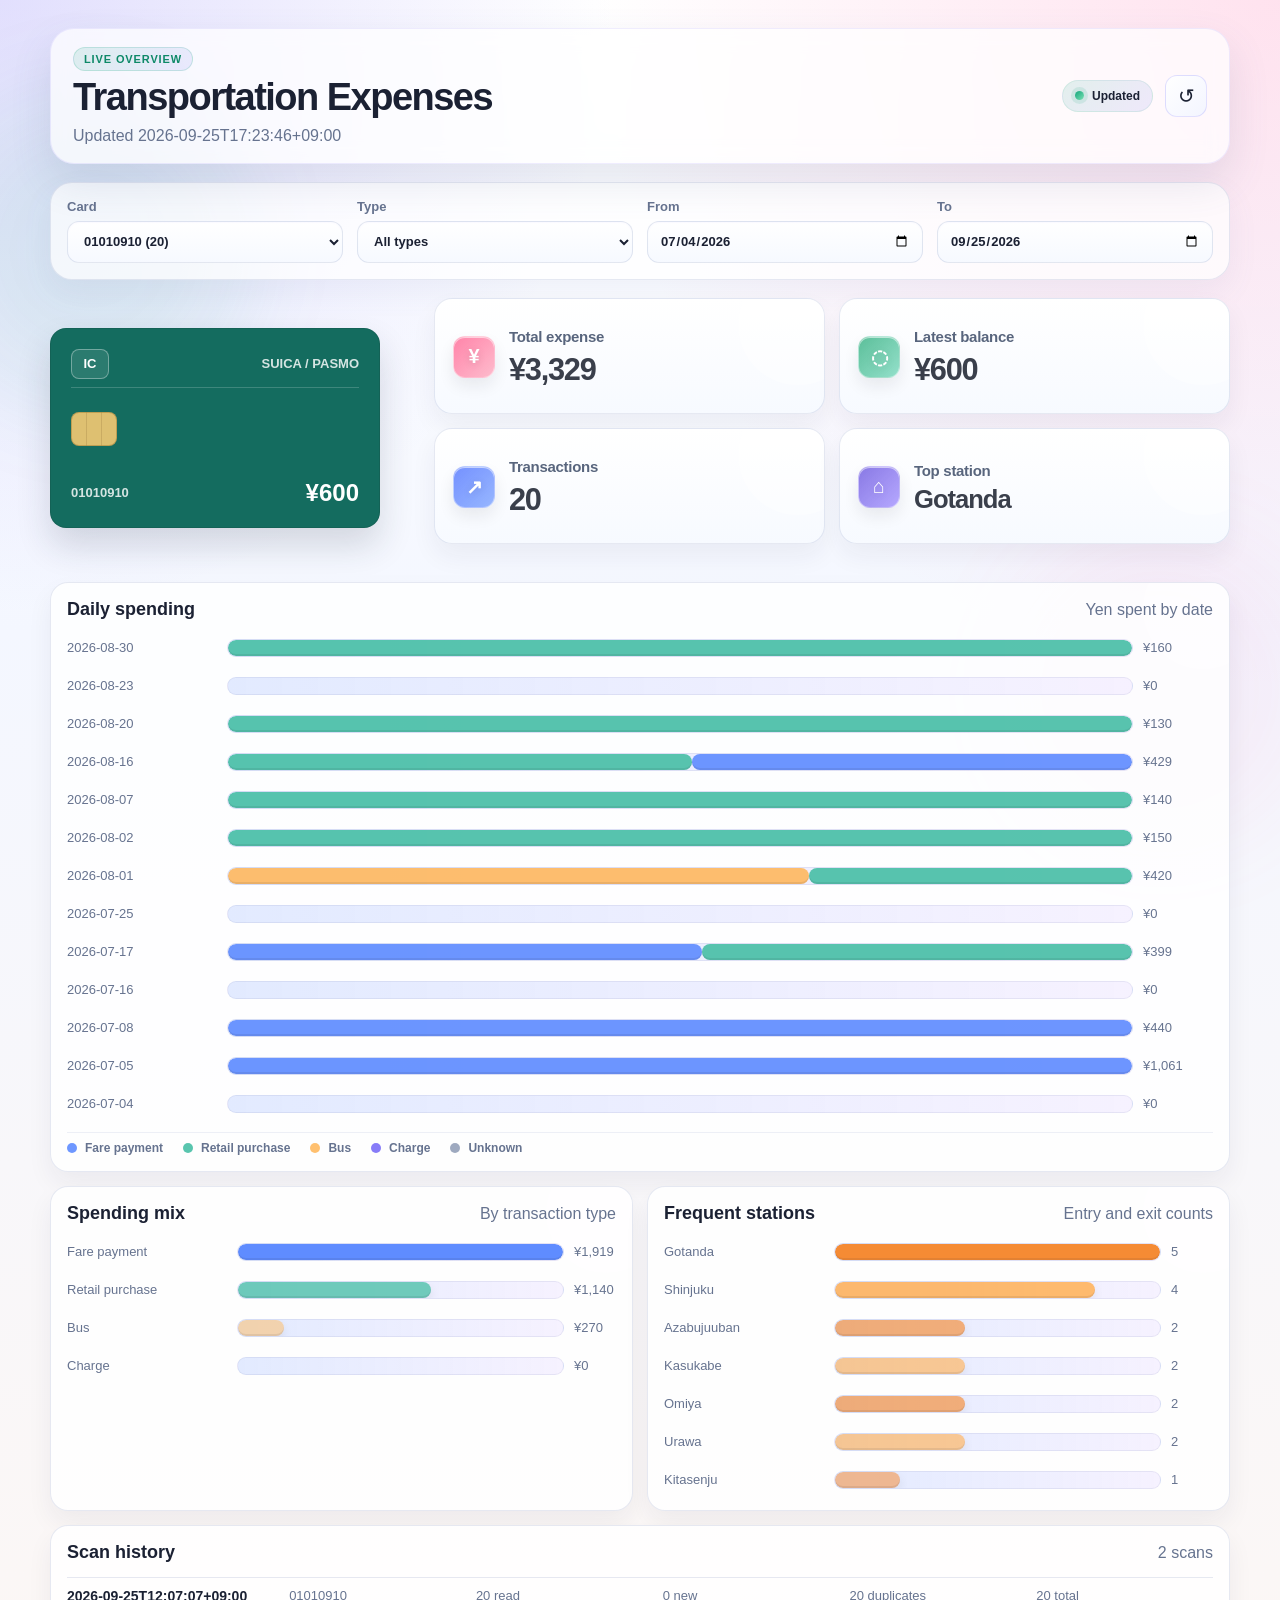
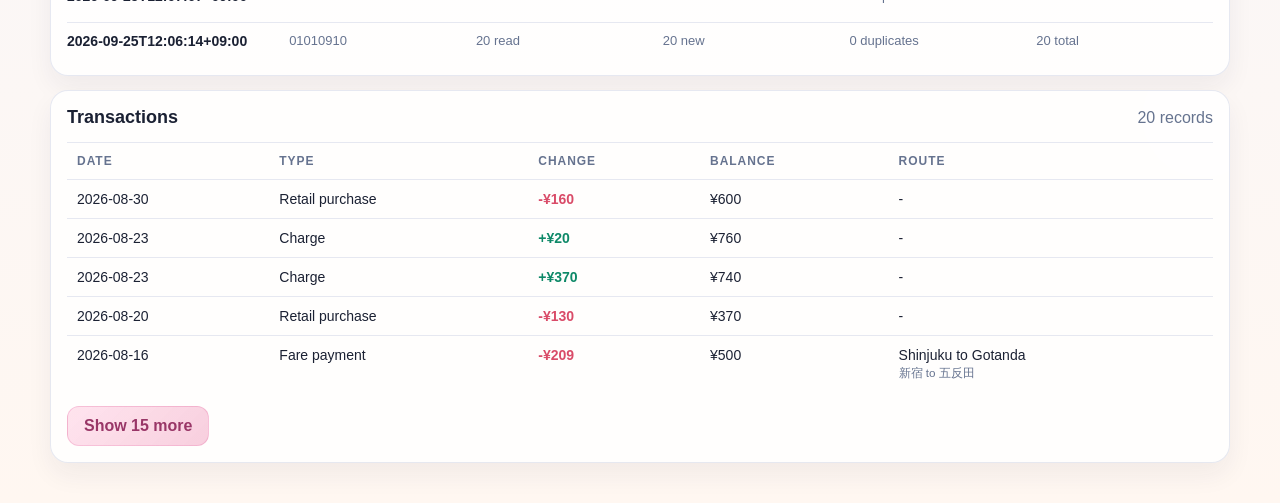
<file: presentation/external/transportation/dashboard/index.html>
<!doctype html>
<html lang="en">
  <head>
    <meta charset="utf-8" />
    <meta name="viewport" content="width=device-width, initial-scale=1" />
    <title>Transportation Expenses</title>
    <link rel="stylesheet" href="styles.css?v=20260925-card-solid" />
  </head>
  <body>
    <main class="app-shell">
      <header class="topbar">
        <div class="heading-group">
          <span class="eyebrow">Live overview</span>
          <h1>Transportation Expenses</h1>
          <p id="lastUpdated">Waiting for data</p>
        </div>
        <div class="topbar-actions">
          <div class="status-badge"><span class="status-dot"></span> Updated</div>
          <button id="resetFilters" type="button" title="Reset filters">↺</button>
        </div>
      </header>

      <section class="filters" aria-label="Dashboard filters">
        <label>
          Card
          <select id="cardFilter"></select>
        </label>
        <label>
          Type
          <select id="typeFilter"></select>
        </label>
        <label>
          From
          <input id="fromDate" type="date" />
        </label>
        <label>
          To
          <input id="toDate" type="date" />
        </label>
      </section>

      <div class="summary-layout">
        <div class="card-container">
          <div
            class="transit-card"
            aria-label="Transit card preview"
            style="background-color: #146c5f; background-image: none"
          >
            <div class="transit-card-top">
              <span>IC</span>
              <span>SUICA / PASMO</span>
            </div>
            <div class="transit-card-chip"></div>
            <div class="transit-card-bottom">
              <span id="cardPreviewLabel">Card</span>
              <strong id="cardPreviewBalance">¥0</strong>
            </div>
          </div>
        </div>

        <section class="kpis" aria-label="Key metrics">
          <article class="kpi-card kpi-expense">
            <div class="kpi-icon" aria-hidden="true">¥</div>
            <div class="kpi-body">
              <span>Total expense</span>
              <strong id="totalExpense">¥0</strong>
            </div>
          </article>
          <article class="kpi-card kpi-balance">
            <div class="kpi-icon" aria-hidden="true">◌</div>
            <div class="kpi-body">
              <span>Latest balance</span>
              <strong id="latestBalance">¥0</strong>
            </div>
          </article>
          <article class="kpi-card kpi-transactions">
            <div class="kpi-icon" aria-hidden="true">↗</div>
            <div class="kpi-body">
              <span>Transactions</span>
              <strong id="transactionCount">0</strong>
            </div>
          </article>
          <article class="kpi-card kpi-station">
            <div class="kpi-icon" aria-hidden="true">⌂</div>
            <div class="kpi-body">
              <span>Top station</span>
              <strong id="topStation">-</strong>
            </div>
          </article>
        </section>
      </div>

      <section class="content-grid">
        <article class="panel wide">
          <div class="panel-header">
            <h2>Daily spending</h2>
            <span>Yen spent by date</span>
          </div>
          <div id="dailyChart" class="bar-chart"></div>
          <div class="chart-legend" aria-label="Spending legend">
            <span><i class="legend-dot icon-blue"></i>Fare payment</span>
            <span><i class="legend-dot icon-green"></i>Retail purchase</span>
            <span><i class="legend-dot icon-orange"></i>Bus</span>
            <span><i class="legend-dot icon-purple"></i>Charge</span>
            <span><i class="legend-dot icon-gray"></i>Unknown</span>
          </div>
        </article>

        <article class="panel">
          <div class="panel-header">
            <h2>Spending mix</h2>
            <span>By transaction type</span>
          </div>
          <div id="typeChart" class="bar-chart compact"></div>
        </article>

        <article class="panel">
          <div class="panel-header">
            <h2>Frequent stations</h2>
            <span>Entry and exit counts</span>
          </div>
          <div id="stationChart" class="bar-chart compact"></div>
        </article>

        <article class="panel wide">
          <div class="panel-header">
            <h2>Scan history</h2>
            <span id="scanSummary">0 scans</span>
          </div>
          <div id="scanStats" class="scan-stats"></div>
        </article>

        <article class="panel wide">
          <div class="panel-header">
            <h2>Transactions</h2>
            <span id="tableSummary">0 records</span>
          </div>
          <div class="table-wrap">
            <table>
              <thead>
                <tr>
                  <th>Date</th>
                  <th>Type</th>
                  <th>Change</th>
                  <th>Balance</th>
                  <th>Route</th>
                </tr>
              </thead>
              <tbody id="transactionsTable"></tbody>
            </table>
          </div>
          <button id="toggleTransactions" class="show-more-button" type="button">Show more</button>
        </article>
      </section>
    </main>

    <script src="data.js"></script>
    <script src="app.js"></script>
  </body>
</html>
</file>
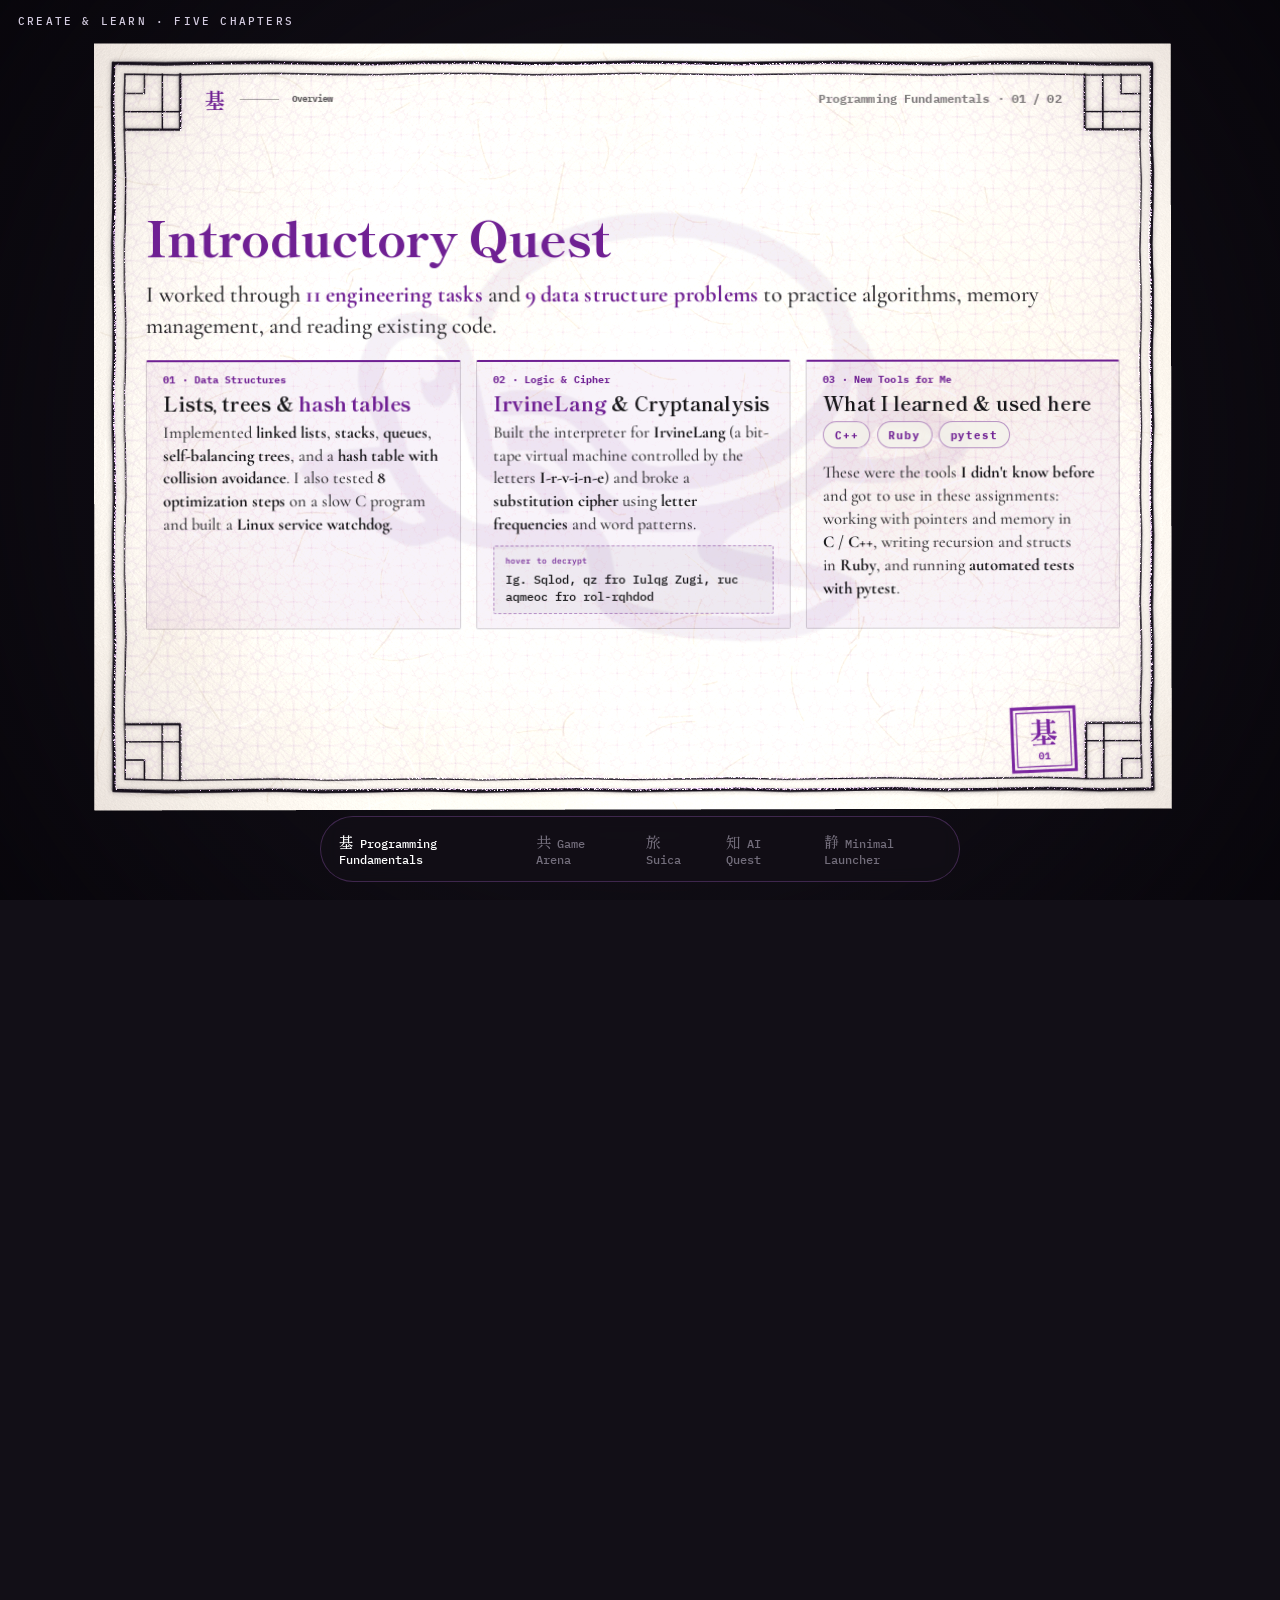
<file: presentation/preview/washi-card.html>
<!DOCTYPE html>
<html lang="en">
<head>
  <meta charset="UTF-8">
  <meta name="viewport" content="width=device-width, initial-scale=1.0">
  <title>Create & Learn · Washi presentation</title>
  <link rel="preconnect" href="https://fonts.googleapis.com">
  <link rel="preconnect" href="https://fonts.gstatic.com" crossorigin>
  <link href="https://fonts.googleapis.com/css2?family=Cormorant+Garamond:ital,wght@0,400;0,500;0,600;1,400;1,500&family=IBM+Plex+Mono:wght@400;500;700&family=Shippori+Mincho:wght@500;700;800&display=swap" rel="stylesheet">
  <script src="../scripts/vendor/three-r128.min.js"></script>
  <script src="../scripts/stories.js"></script>
  <script src="../scripts/washi-paper.js"></script>
  <script src="../scripts/experiment-data.js"></script>
  <script src="../scripts/story-visuals.js"></script>
  <link rel="stylesheet" href="../story-visuals.css">
  <link href="https://fonts.googleapis.com/css2?family=Caveat:wght@500;700&display=swap" rel="stylesheet">
  <script src="../scripts/story-scenes.js"></script>
  <link rel="stylesheet" href="../story-scenes.css">
  <style>
    /* Same tokens as presentation.css */
    :root{--bg:#120f17;--paper:#f4f1ea;--ink:#171619;--accent:#6F2093;--accent-light:#b86ee0;--muted:#d4cce0;
      --serif:"Shippori Mincho","Yu Mincho",serif;--sans:"Cormorant Garamond","Shippori Mincho",Georgia,serif;--mono:"IBM Plex Mono","Space Mono",Consolas,monospace}
    *{box-sizing:border-box}
    html,body{margin:0;width:100%;height:100%;overflow:hidden;background:var(--bg);color:var(--muted);font-family:var(--sans)}
    body::before{content:"";position:fixed;inset:0;pointer-events:none;
      background:radial-gradient(60% 55% at 50% 46%,rgba(111,32,147,.30),transparent 70%),radial-gradient(circle at 50% 50%,transparent 40%,rgba(6,4,9,.8) 100%)}
    #stage,#overlay{position:fixed;inset:0}
    #overlay{perspective:1600px;perspective-origin:50% 50%;pointer-events:none}

    /* Information layer: sits exactly on the front face of the WebGL card */
    .card-content{position:absolute;left:50%;top:50%;container-type:size;color:var(--ink);transform-style:preserve-3d;
      backface-visibility:hidden;will-change:transform;pointer-events:auto}
    .sheet{position:absolute;inset:0;padding:11.6cqh 8.8cqw 10.6cqh;display:grid;grid-template-rows:auto 1fr auto;gap:2.4cqh;
      transition:opacity .28s ease}
    .sheet.swap{opacity:0}
    .head,.foot{margin-inline:3.8cqw} /* clear the kumiko corners */
    .head{display:flex;justify-content:space-between;align-items:baseline;gap:2cqw;font:500 1.12cqw/1.2 var(--mono);letter-spacing:.16em;text-transform:uppercase}
    .eyebrow{color:var(--accent);font-weight:700}
    .eyebrow::before{content:"";display:inline-block;width:2.2cqw;height:.14cqw;min-height:1px;background:var(--accent);vertical-align:middle;margin-right:1cqw}
    .count{color:rgba(23,22,25,.55);white-space:nowrap}
    .body{display:grid;grid-template-columns:1.08fr .92fr;gap:4.4cqw;align-items:center;min-height:0}
    .body.text-only{grid-template-columns:minmax(0,62cqw)}
    h2{margin:0 0 1.9cqh;font:700 4cqw/1.12 var(--serif);letter-spacing:-.01em;text-wrap:balance}
    p{margin:0;font:500 2.02cqw/1.42 var(--sans);color:rgba(23,22,25,.86);text-wrap:pretty}
    .copy a{display:inline-block;margin-top:2.4cqh;font:700 1.08cqw/1 var(--mono);letter-spacing:.14em;text-transform:uppercase;
      color:var(--accent);text-decoration:none;border-bottom:1px solid currentColor;padding-bottom:.5cqh}
    .copy a:hover,.copy a:focus-visible{color:var(--ink)}
    .visual{margin:0;min-width:0;display:flex;flex-direction:column;align-items:center;gap:1.4cqh;text-align:center}
    .visual img,.visual video{display:block;max-width:100%;max-height:47cqh;object-fit:contain;border:1px solid rgba(23,22,25,.75);
      border-radius:2px;box-shadow:.5cqw .6cqw 0 rgba(111,32,147,.16)}
    .visual.phone img{max-height:54cqh}
    .cap{font:500 1.02cqw/1.45 var(--mono);letter-spacing:.1em;text-transform:uppercase;color:rgba(23,22,25,.62);max-width:34cqw}
    .stat{font:800 12.5cqw/.95 var(--serif);color:var(--accent);letter-spacing:-.03em}
    pre.code{margin:0;align-self:stretch;text-align:left;font:500 1.3cqw/1.6 var(--mono);white-space:pre-wrap;color:var(--ink);
      padding:2.6cqh 2cqw;border-left:.3cqw solid var(--accent);background:rgba(111,32,147,.07)}
    .foot{font:500 1.05cqw/1.4 var(--mono);letter-spacing:.14em;text-transform:uppercase;color:rgba(23,22,25,.6);padding-right:16cqw}

    /* Preview-only controls */
    .bar{position:fixed;left:50%;bottom:18px;transform:translateX(-50%);z-index:30;display:flex;align-items:center;gap:6px;
      padding:6px;border:1px solid rgba(184,110,224,.28);border-radius:999px;background:rgba(18,15,23,.78);backdrop-filter:blur(8px)}
    .bar button{font:500 12px/1 var(--mono);letter-spacing:.08em;color:var(--muted);background:none;border:0;border-radius:999px;
      padding:9px 13px;cursor:pointer;white-space:nowrap}
    .bar button:hover{color:#fff}
    .bar button:focus-visible{outline:2px solid var(--accent-light);outline-offset:1px}
    .bar button[aria-pressed="true"]{background:var(--accent);color:#fff}
    .bar .sep{width:1px;height:20px;background:rgba(184,110,224,.28);margin:0 4px}
    .bar .kanji{font-family:var(--serif);font-size:15px;margin-right:6px}
    .tag{position:fixed;top:16px;left:18px;z-index:30;font:500 11px/1 var(--mono);letter-spacing:.2em;text-transform:uppercase;color:rgba(212,204,224,.55)}
    @media (max-width:760px){.bar .name{display:none}.bar .kanji{margin:0}}
    /* Visual-led story layout inside the existing Washi frame. */
    .body{grid-template-columns:.7fr 1.3fr;gap:3cqw}
    h2{font-size:3.15cqw} .copy p{font-size:1.72cqw}
    .head{font-size:.95cqw;letter-spacing:.05em}.count{max-width:48%;white-space:normal;text-align:right}
    .sheet{transition:opacity .24s ease,filter .24s ease,clip-path .24s ease;clip-path:inset(0)}
    .sheet.swap{clip-path:inset(0 0 100% 0)} /* no blur: filtering video/iframes every frame stalls the scroll */
    .bar{max-width:96vw}.bar button{font-size:10px;padding:9px}.bar .name{display:inline}
    .tag a{color:inherit;text-decoration:none}
    @media(max-width:760px){.bar .name{display:none}.sheet{overflow:auto}.body{grid-template-columns:1fr;gap:16px;align-content:start}.sheet{padding:55px 35px;gap:16px}.head{font-size:10px}.copy h2{font-size:24px}.copy p{font-size:17px}.foot{font-size:10px}.media-content img,.media-content video{max-height:230px}.teaching-demo .demo-note{font-size:12px}.bar{bottom:8px}.card-content{background:#f4f1ea;border:double 5px #532168;border-radius:6px}.sheet .head,.sheet .foot{margin:0}.foot{padding:0}}
    .body{overflow:auto;padding:4px;scrollbar-width:thin;overscroll-behavior:contain}
    .tag{color:#d4cce0}
    @media(max-width:760px){.sheet{display:flex;flex-direction:column;padding:28px 22px}.body{flex:none;overflow:visible;padding:0}.foot{margin-top:auto;padding-top:12px}.head{flex-wrap:wrap;gap:8px}.count{max-width:58%}.tag{font-size:9px;letter-spacing:.1em}}
    @media(max-height:600px) and (min-width:761px){.sheet{padding:40px 60px}.body{align-items:start}.copy h2{font-size:24px}.copy p{font-size:16px}}
    html,body{height:auto;overflow-x:hidden;overflow-y:auto}
    #preview-route{width:1px;pointer-events:none}
    .bar{pointer-events:none}
    /* Scenes from af85a1e: station header + full-width scene body */
    /* Frame at margin 26/1440: corners reach ~8cqw / 11cqh, seal sits at 87–95cqh */
    .sheet.has-scene{padding:4.6cqh 4.2cqw 13.6cqh;grid-template-rows:auto minmax(0,1fr);gap:2cqh}
    .sheet.has-scene .head{margin-inline:6cqw;align-items:center;min-height:5.4cqh;text-transform:none;letter-spacing:.01em;font-weight:700}
    .sheet.has-scene .count{white-space:nowrap;max-width:none}
    .sheet.has-scene .body{display:flex;flex-direction:column;justify-content:center;overflow:visible;padding:0 .6cqw;min-height:0}    @media(max-width:760px){.sheet.has-scene{padding:28px 22px}.sheet.has-scene .head{margin:0}}
  </style>
</head>
<body>
  <div id="stage"></div>
  <div id="overlay">
    <article class="card-content" id="content"><div class="sheet" id="sheet"></div></article>
  </div>
  <div class="tag">Create & Learn · Five chapters</div>
  <nav class="bar" id="bar" aria-label="Presentation chapters"></nav>

<script>
(() => {
'use strict';
const projects = window.PRESENTATION_PROJECTS;
const TEX_W = 1440, TEX_H = 1024, ASPECT = TEX_W / TEX_H;
const INK = '#150d1c';                 // sumi with a violet undertone
const reduced = matchMedia('(prefers-reduced-motion: reduce)').matches;
const esc = s => String(s ?? '').replace(/[&<>"']/g, c => ({ '&': '&amp;', '<': '&lt;', '>': '&gt;', '"': '&quot;', "'": '&#39;' }[c]));
const asset = p => /^(https?:|\/)/.test(p) ? p : '../' + p;   // stories.js paths are relative to presentation/

/* ---------- Paper base (rendered once, reused for every project) ---------- */
const {makePaperBase,drawFace}=window.WashiPaper;

function makeEdgeTexture() {
  const c = document.createElement('canvas'); c.width = 256; c.height = 128;
  const ctx = c.getContext('2d');
  ctx.fillStyle = '#E5DFD2'; ctx.fillRect(0, 0, 256, 128);
  for (let y = 0; y < 128; y += 3) {
    ctx.fillStyle = y % 6 === 0 ? 'rgba(170,156,160,.45)' : 'rgba(252,249,242,.5)';
    ctx.fillRect(0, y, 256, 1.5);
  }
  for (let i = 0; i < 600; i++) {
    ctx.fillStyle = Math.random() > .5 ? 'rgba(150,138,138,.35)' : 'rgba(255,255,255,.4)';
    ctx.fillRect(Math.random() * 256, Math.random() * 128, 3, 1.5);
  }
  const t = new THREE.CanvasTexture(c);
  t.wrapS = t.wrapT = THREE.RepeatWrapping; t.repeat.set(6, 1);
  return t;
}

/* ---------- Wet-ink material (same model as scripts/washi-cards.js) ---------- */
function makeMaterial(colorTex, dataTex) {
  return new THREE.ShaderMaterial({
    uniforms: {
      uColorMap: { value: colorTex }, uDataMap: { value: dataTex }, uTime: { value: 0 },
      uLightPos: { value: new THREE.Vector3(1.5, 2, 4.5) }, uHover: { value: 0 }, uUnit: { value: 1 }
    },
    vertexShader: `
      varying vec2 vUv; varying vec3 vNormalWorld; varying vec3 vWorldPos;
      void main() {
        vUv = uv;
        vec4 wp = modelMatrix * vec4(position, 1.0);
        vWorldPos = wp.xyz;
        vNormalWorld = normalize(mat3(modelMatrix) * normal);
        gl_Position = projectionMatrix * viewMatrix * wp;
      }`,
    fragmentShader: `
      uniform sampler2D uColorMap; uniform sampler2D uDataMap;
      uniform float uTime, uHover, uUnit; uniform vec3 uLightPos;
      varying vec2 vUv; varying vec3 vNormalWorld; varying vec3 vWorldPos;
      void main() {
        vec2 texel = vec2(1.0 / ${TEX_W}.0, 1.0 / ${TEX_H}.0);
        vec3 wp = vWorldPos / uUnit;               // back to card-sized units
        float wet = texture2D(uDataMap, vUv).g;

        vec2 ripple = vec2(0.0);
        if (wet > 0.05) {
          float phase = uTime * 1.65 + wp.x * 1.4 - wp.y * 1.1;
          float w1 = sin(vUv.x * 36.0 + phase) + 0.5 * sin(vUv.x * 74.0 - uTime * 2.2);
          float w2 = cos(vUv.y * 42.0 - phase * 0.85) + 0.5 * cos(vUv.y * 80.0 + uTime * 1.8);
          ripple = vec2(w1, w2) * 0.00055 * wet;
        }
        vec4 albedo = texture2D(uColorMap, vUv + ripple);

        float hL = texture2D(uDataMap, vUv - vec2(texel.x, 0.0)).r;
        float hR = texture2D(uDataMap, vUv + vec2(texel.x, 0.0)).r;
        float hD = texture2D(uDataMap, vUv - vec2(0.0, texel.y)).r;
        float hU = texture2D(uDataMap, vUv + vec2(0.0, texel.y)).r;
        float bump = mix(1.6, 5.2, wet);
        float gust = sin(uTime * 0.9 + wp.x * 0.8) * 0.35 + 0.85;
        float rx = (sin(vUv.y * 68.0 + uTime * 2.4 + vUv.x * 14.0) * 0.065 + cos(vUv.x * 45.0 - uTime * 1.7) * 0.04) * wet * gust;
        float ry = (cos(vUv.x * 72.0 - uTime * 2.1 + vUv.y * 12.0) * 0.065 + sin(vUv.y * 50.0 + uTime * 1.5) * 0.04) * wet * gust;
        vec3 ln = normalize(vec3((hL - hR) * bump + rx, (hD - hU) * bump + ry, 1.0));
        vec3 n = normalize(vNormalWorld + vec3(ln.x, ln.y, 0.0) * 0.65);

        vec3 l = normalize(uLightPos - wp);
        vec3 v = normalize(cameraPosition / uUnit - wp);
        vec3 h = normalize(l + v);
        float diff = max(dot(n, l), 0.0);
        vec3 paper = albedo.rgb * (0.64 + diff * 0.46);
        vec3 base = mix(paper, paper * 0.58, wet * 0.65);

        float spec = pow(max(dot(n, h), 0.0), mix(12.0, 145.0, wet));
        float fres = pow(1.0 - max(dot(n, v), 0.0), 3.0);
        float refl = (spec * 1.35 + fres * 0.32 * diff) * wet;
        // Glints carry the accent-light violet of the system
        vec3 specColor = mix(vec3(0.98, 0.97, 0.94), vec3(0.72, 0.43, 0.88), 0.45) * refl * (1.0 + uHover * 0.25);
        gl_FragColor = vec4(base + specColor, 1.0);
      }`
  });
}

/* ---------- Information layer ---------- */
const sheet = document.getElementById('sheet'), content = document.getElementById('content'), bar = document.getElementById('bar');
let pi = 0, pg = 0, previewPhase=0;
// Card content comes from the af85a1e scenes when a project has them.
const SCENES = window.STORY_SCENES || {};
// Ink border pushed toward the paper edge; seal tucked into the bottom band.
const FACE_OPTS = { margin: 26, sealInBand: true };
const pagesOf = project => SCENES[project.id] || project.pages;
let sceneEnd = 0;
const sceneList = projects.flatMap((project, i) => pagesOf(project).map((page, j) => {
  const start = sceneEnd;
  const beats = page.html ? window.StoryScenes.beatCount(page) : 0;
  sceneEnd += 1.6 + Math.max(0, beats - 1) * .65;
  return { i, j, start, end: sceneEnd };
}));

function sceneMarkup(project, scene, index, total) {
  return `<header class="head"><span class="sc-station"><span class="kanji">${esc(project.symbol)}</span><span class="dash"></span><span>${scene.label}</span></span><span class="count">${esc(project.title.split(' · ')[0])} · ${String(index + 1).padStart(2, '0')} / ${String(total).padStart(2, '0')}</span></header>
    <div class="body"><div class="scene">${window.StoryScenes.markup(scene, asset)}</div></div>`;
}

function pageMarkup(project, page, index, total) {
  if (SCENES[project.id]) return sceneMarkup(project, page, index, total);
  const visual = window.StoryVisuals.markup(page, asset);
  const link = page.link ? `<a href="${esc(asset(page.link))}" target="_blank" rel="noopener">${esc(page.linkText)} ↗</a>` : '';
  return `<header class="head"><span class="eyebrow">${esc(page.label)}</span><span class="count">${esc(project.title)} · ${String(index + 1).padStart(2, '0')} / ${String(total).padStart(2, '0')}</span></header>
    <div class="body ${page.image||page.video?'media-page':''} ${visual ? '' : 'text-only'}"><div class="copy"><h2>${esc(page.title)}</h2><p>${esc(page.text)}</p>${link}</div>${visual}</div>
    <footer class="foot">${esc(page.footer)}</footer>`;
}
let swapTimer = 0;
function showPage(instant) {
  const project = projects[pi];
  sheet.querySelectorAll('video').forEach(v => v.pause());
  const pages = pagesOf(project);
  const apply = () => { sheet.innerHTML = pageMarkup(project, pages[pg], pg, pages.length); sheet.classList.toggle('has-scene', !!SCENES[project.id]); if (SCENES[project.id]) window.StoryScenes.mount(sheet, reduced); window.StoryVisuals.mount(sheet); window.StoryVisuals.progress(sheet,previewPhase);window.StoryScenes.progress(sheet,previewPhase,reduced);sheet.classList.remove('swap'); };
  clearTimeout(swapTimer);
  if (instant || reduced) apply(); else { sheet.classList.add('swap'); swapTimer = setTimeout(apply, 240); }
  bar.querySelectorAll('[data-project]').forEach(b => b.setAttribute('aria-current', String(+b.dataset.project === pi)));
}
function step(d) {
  if (window.StoryVisuals.isOpen()) return;
  const n = pagesOf(projects[pi]).length;
  pg += d;
  if (pg >= n) { pi = (pi + 1) % projects.length; pg = 0; setProject(pi, 0); return; }
  if (pg < 0) { pi = (pi - 1 + projects.length) % projects.length; setProject(pi, pagesOf(projects[pi]).length - 1); return; }
  showPage();
}
bar.innerHTML=projects.map((p,i)=>`<span data-project="${i}"><span class="kanji">${esc(p.symbol)}</span><span class="name">${esc(p.title.split(' · ')[0])}</span></span>`).join('');
const scrollRoute=document.createElement('main');scrollRoute.id='preview-route';scrollRoute.setAttribute('aria-label','Presentation scroll route');document.body.append(scrollRoute);
function syncScroll(){
 if(window.StoryVisuals.isOpen())return;
 const position = scrollY / innerHeight;
 const next = sceneList.find(scene => position < scene.end) || sceneList.at(-1);
 previewPhase = Math.min(.99999, Math.max(0, (position - next.start) / (next.end - next.start)));
 if(next.i!==pi||next.j!==pg)setProject(next.i,next.j);
 else { window.StoryVisuals.progress(sheet,previewPhase); window.StoryScenes.progress(sheet,previewPhase,reduced); }
}
addEventListener('scroll',syncScroll,{passive:true});

/* ---------- Scene ---------- */
let renderer, scene, camera, mesh, front, base, face, colorTex, dataTex;
let W = 1000, H = W / ASPECT, viewW = 1, viewH = 1;
const mouse = new THREE.Vector2(), target = new THREE.Vector2(), ray = new THREE.Raycaster();
let hover = 0;

const faceCache = new Map();
function faceFor(i) {
  if (!faceCache.has(i)) {
    const out = { color: document.createElement('canvas'), data: document.createElement('canvas') };
    out.color.width = out.data.width = TEX_W; out.color.height = out.data.height = TEX_H;
    drawFace(base, out, projects[i], i, FACE_OPTS);
    faceCache.set(i, out);
  }
  return faceCache.get(i);
}
function setProject(i, page) {
  if(window.StoryVisuals.isOpen()) return;
  const projectChanged = i !== pi;
  pi = i; pg = page;
  // Paper faces are drawn once per project and cached; scenes inside the same
  // project only swap the DOM copy, never the texture.
  if (face && projectChanged) { face = faceFor(pi); colorTex.image = face.color; dataTex.image = face.data; colorTex.needsUpdate = dataTex.needsUpdate = true; }
  showPage();
}
function resize() {
  viewW = innerWidth; viewH = innerHeight;
  scrollRoute.style.height=((sceneEnd+1)*viewH)+'px';
  W = Math.min(viewW * .94, (viewH - 140) * ASPECT, 1380); H = W / ASPECT;
  if(viewW <= 760){W=viewW-40; H=Math.max(240,viewH-145);}
  renderer.setSize(viewW, viewH);
  // 1 world unit = 1 CSS px at z = 0, matching the overlay's 1600px perspective
  camera.aspect = viewW / viewH; camera.fov = 2 * Math.atan(viewH / 3200) * 180 / Math.PI; camera.updateProjectionMatrix();
  Object.assign(content.style, { width: W + 'px', height: H + 'px', marginLeft: -W / 2 + 'px', marginTop: -H / 2 + 'px' });
  front.uniforms.uUnit.value = W / 3.85;
}
function init() {
  renderer = new THREE.WebGLRenderer({ antialias: true, alpha: true, powerPreference: 'high-performance' });
  renderer.setPixelRatio(Math.min(devicePixelRatio || 1, 2));
  document.getElementById('stage').append(renderer.domElement);
  scene = new THREE.Scene();
  camera = new THREE.PerspectiveCamera(40, 1, 1, 5000); camera.position.z = 1600;
  scene.add(new THREE.AmbientLight(0xf4f1ea, .72));
  const key = new THREE.DirectionalLight(0xfffcf5, .85); key.position.set(4, 6, 8); scene.add(key);
  const rim = new THREE.DirectionalLight(0xb86ee0, .7); rim.position.set(-5, -3, 4); scene.add(rim);

  base = makePaperBase();
  face = faceFor(pi);
  // Warm the other faces while idle so the first visit to each project is smooth too.
  const warm = projects.map((_, i) => i).filter(i => i !== pi);
  const idle = window.requestIdleCallback || (cb => setTimeout(cb, 200));
  const warmNext = () => { if (warm.length) { faceFor(warm.shift()); idle(warmNext); } };
  idle(warmNext);
  colorTex = new THREE.CanvasTexture(face.color); dataTex = new THREE.CanvasTexture(face.data);
  colorTex.anisotropy = dataTex.anisotropy = 8;
  front = makeMaterial(colorTex, dataTex);
  const edge = new THREE.MeshStandardMaterial({ map: makeEdgeTexture(), color: 0xe6dfd1, roughness: .92, metalness: .02 });
  const back = new THREE.MeshStandardMaterial({ color: 0xd8d0c2, roughness: .9 });
  mesh = new THREE.Mesh(new THREE.BoxGeometry(1, 1, 1), [edge, edge, edge, edge, front, back]);
  scene.add(mesh);

  addEventListener('resize', resize);
  addEventListener('pointermove', e => { target.set((e.clientX / viewW) * 2 - 1, -(e.clientY / viewH) * 2 + 1); });
  resize(); showPage(true); requestAnimationFrame(frame);
}
const clock = new THREE.Clock();
function frame() {
  requestAnimationFrame(frame);
  const t = reduced || window.StoryVisuals.isOpen() ? 0 : clock.getElapsedTime(), u = W / 3.85, thick = .095 * u;
  mouse.lerp(target, .08);
  ray.setFromCamera(mouse, camera);
  const over = ray.intersectObject(mesh).length > 0;
  if (window.StoryVisuals.isOpen()) return;
  hover += ((over ? 1 : 0) - hover) * .1;

  const still = reduced || viewW <= 760;
  const x = Math.sin(t * .62) * .035 * u, y = (Math.sin(t * 1.15) * .075 + Math.cos(t * .55) * .03) * u + 26, z = Math.cos(t * .85) * .08 * u;
  const yaw = reduced ? 0 : Math.sin(t * .78) * .018 + mouse.x * .025;
  const pitch = reduced ? 0 : Math.cos(t * .92) * .012 - mouse.y * .02;
  const roll = Math.sin(t * .72) * .022;
  mesh.rotation.y += (yaw - mesh.rotation.y) * .075;
  mesh.rotation.x += (pitch - mesh.rotation.x) * .075;
  mesh.rotation.z += (roll - mesh.rotation.z) * .075;
  const s = still ? 1 : 1 + hover * .012;
  if(still) mesh.rotation.set(0,0,0);
  mesh.position.set(still ? 0 : x, still ? 0 : y, still ? 0 : z);
  mesh.scale.set(W * s, H * s, thick * s);

  // DOM copy rides on the front face (CSS y is down, so X/Z rotations flip sign)
  content.style.transform = `translate3d(${(still?0:x).toFixed(2)}px,${(still?0:-y).toFixed(2)}px,${(still?0:z).toFixed(2)}px) rotateX(${(-mesh.rotation.x).toFixed(5)}rad) rotateY(${mesh.rotation.y.toFixed(5)}rad) rotateZ(${(-mesh.rotation.z).toFixed(5)}rad) scale(${s.toFixed(4)}) translateZ(${(thick / 2 + .5).toFixed(2)}px)`;

  front.uniforms.uTime.value = t;
  front.uniforms.uHover.value = hover;
  front.uniforms.uLightPos.value.set(
    Math.sin(t * .65) * 1.15 + Math.cos(t * .32) * .5 + mouse.x * 3.8,
    Math.cos(t * .52) * .95 + .9 + mouse.y * 3.0, 5.2);
  renderer.render(scene, camera);
}

// Kanji for the seal come from a subsetted webfont: request those glyphs before drawing
Promise.all([
  document.fonts.load('800 38px "Shippori Mincho"', projects.map(p => p.symbol).join('')),
  document.fonts.load('700 13px "IBM Plex Mono"', '0123456789'),
  document.fonts.ready
]).catch(() => {}).then(() => {try{init();}catch(error){console.warn('Paper renderer unavailable; using CSS paper.',error);content.style.cssText='width:90vw;height:80dvh;margin-left:-45vw;margin-top:-40dvh;background:#f4f1ea;border:double 5px #6f2093';showPage(true);}});
})();
</script>
</body>
</html>
</file>
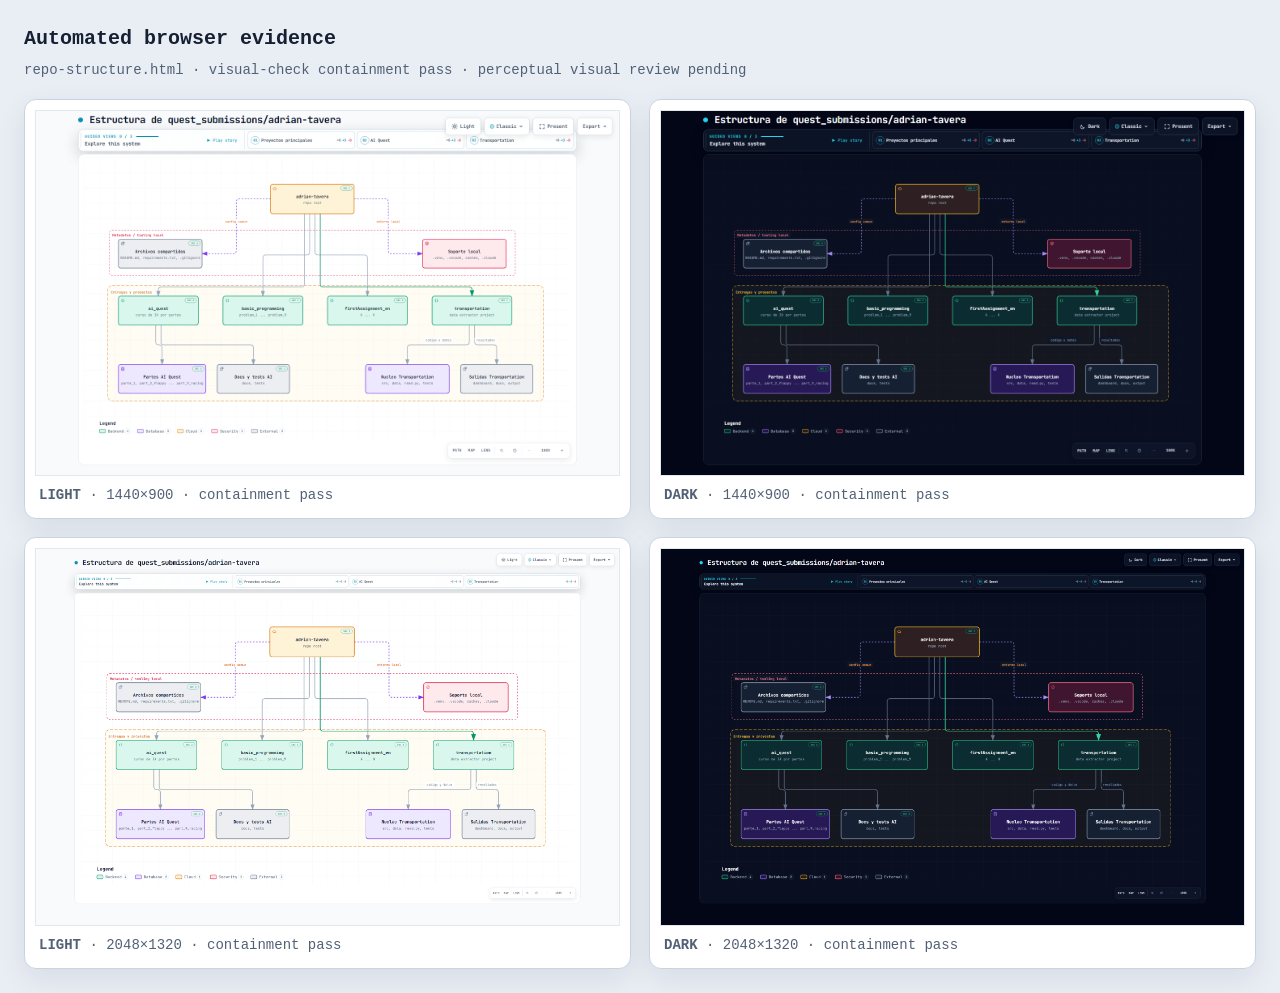
<file: presentation/external/archify/repo-structure.visual-check.html>
<!doctype html>
<html lang="en">
<head>
<meta charset="utf-8">
<meta name="viewport" content="width=device-width,initial-scale=1">
<title>Archify automated browser evidence · repo-structure.html</title>
<style>
*{box-sizing:border-box}body{margin:0;padding:24px;background:#e9eef5;color:#172033;font:14px/1.5 ui-monospace,SFMono-Regular,Menlo,Consolas,monospace}header{max-width:1500px;margin:0 auto 18px}h1{margin:0 0 6px;font-size:20px}p{margin:0;color:#526176}.grid{max-width:1500px;margin:auto;display:grid;grid-template-columns:repeat(2,minmax(0,1fr));gap:18px}figure{margin:0;padding:10px;background:white;border:1px solid #c9d4e3;border-radius:12px;box-shadow:0 10px 30px rgba(15,23,42,.08)}img{display:block;width:100%;height:auto;border:1px solid #e2e8f0}figcaption{padding:9px 4px 2px;color:#526176}@media(max-width:900px){.grid{grid-template-columns:1fr}}
</style>
</head>
<body>
<header><h1>Automated browser evidence</h1><p>repo-structure.html · visual-check containment pass · perceptual visual review pending</p></header>
<main class="grid">
      <figure>
        <img src="repo-structure.visual-check.1440x900.light.png" alt="light 1440 by 900">
        <figcaption><strong>LIGHT</strong> · 1440×900 · containment pass</figcaption>
      </figure>
      <figure>
        <img src="repo-structure.visual-check.1440x900.dark.png" alt="dark 1440 by 900">
        <figcaption><strong>DARK</strong> · 1440×900 · containment pass</figcaption>
      </figure>
      <figure>
        <img src="repo-structure.visual-check.2048x1320.light.png" alt="light 2048 by 1320">
        <figcaption><strong>LIGHT</strong> · 2048×1320 · containment pass</figcaption>
      </figure>
      <figure>
        <img src="repo-structure.visual-check.2048x1320.dark.png" alt="dark 2048 by 1320">
        <figcaption><strong>DARK</strong> · 2048×1320 · containment pass</figcaption>
      </figure>
</main>
</body>
</html>
</file>
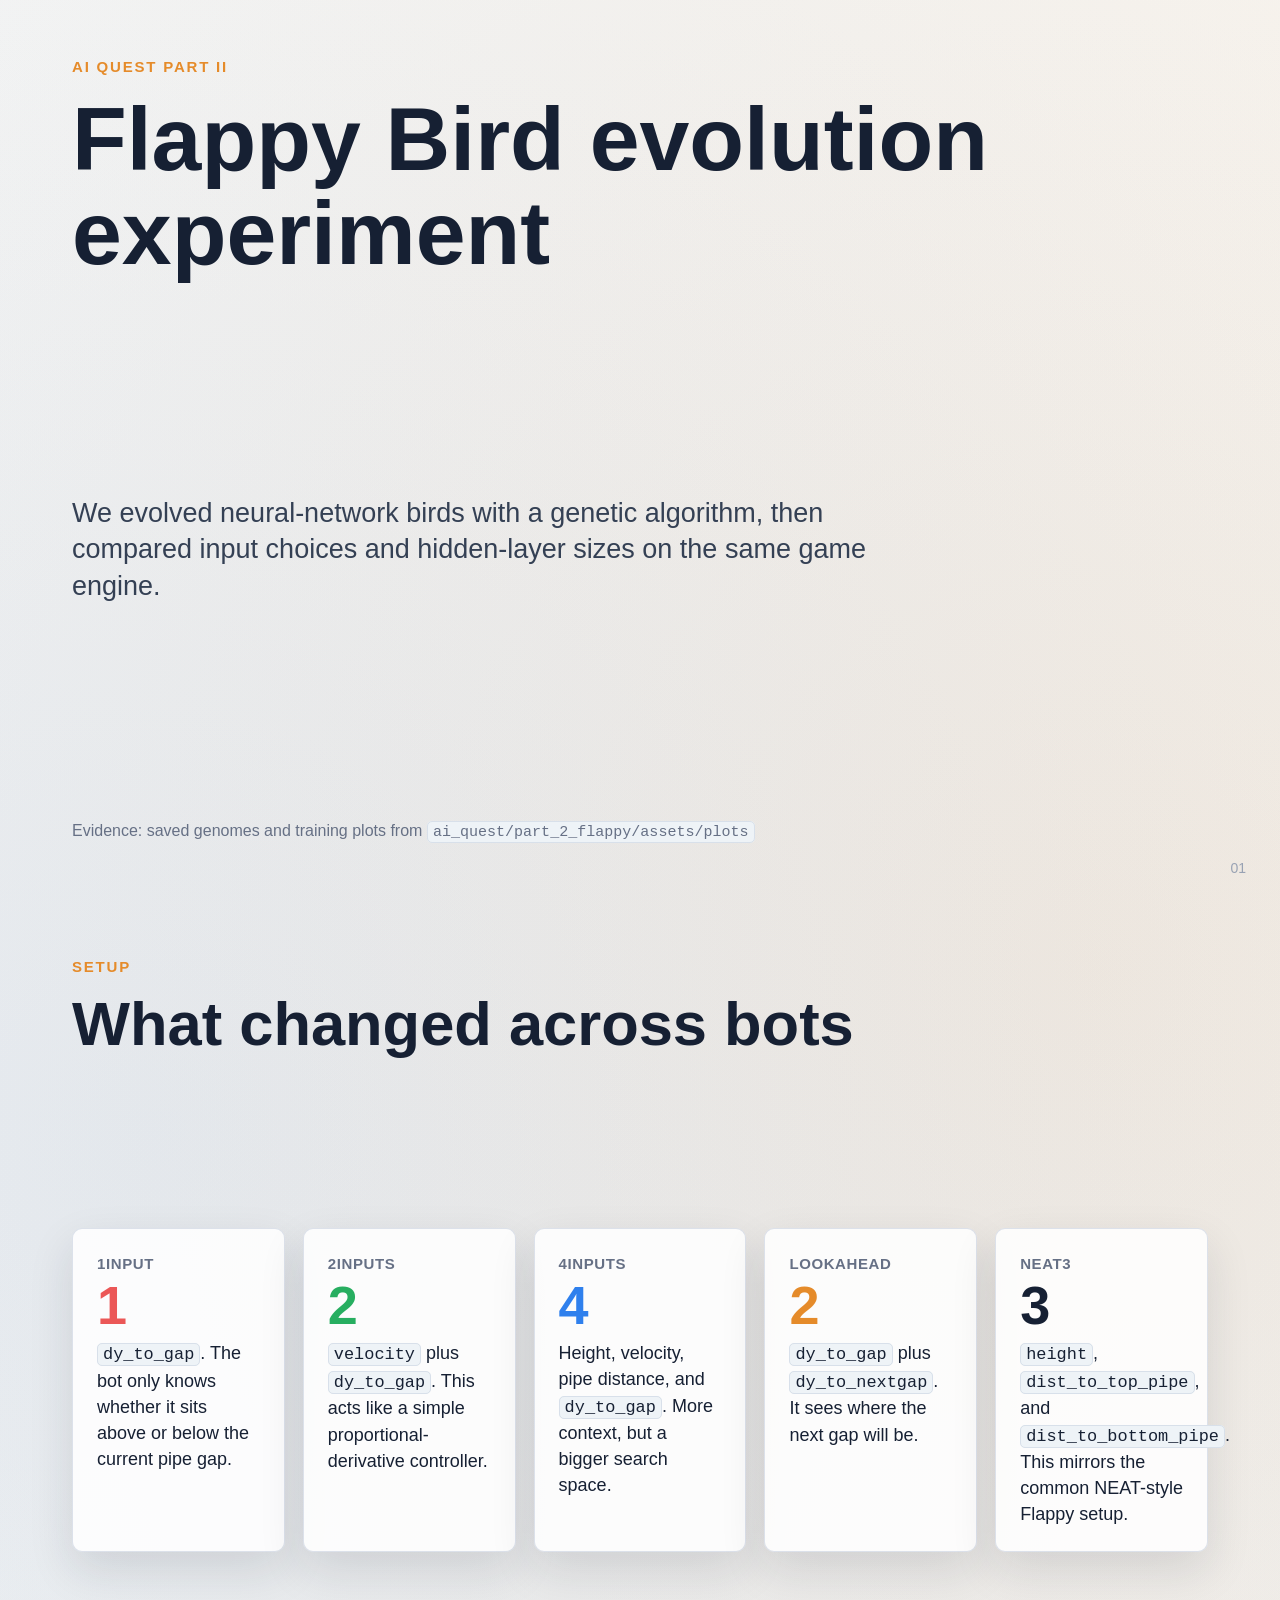
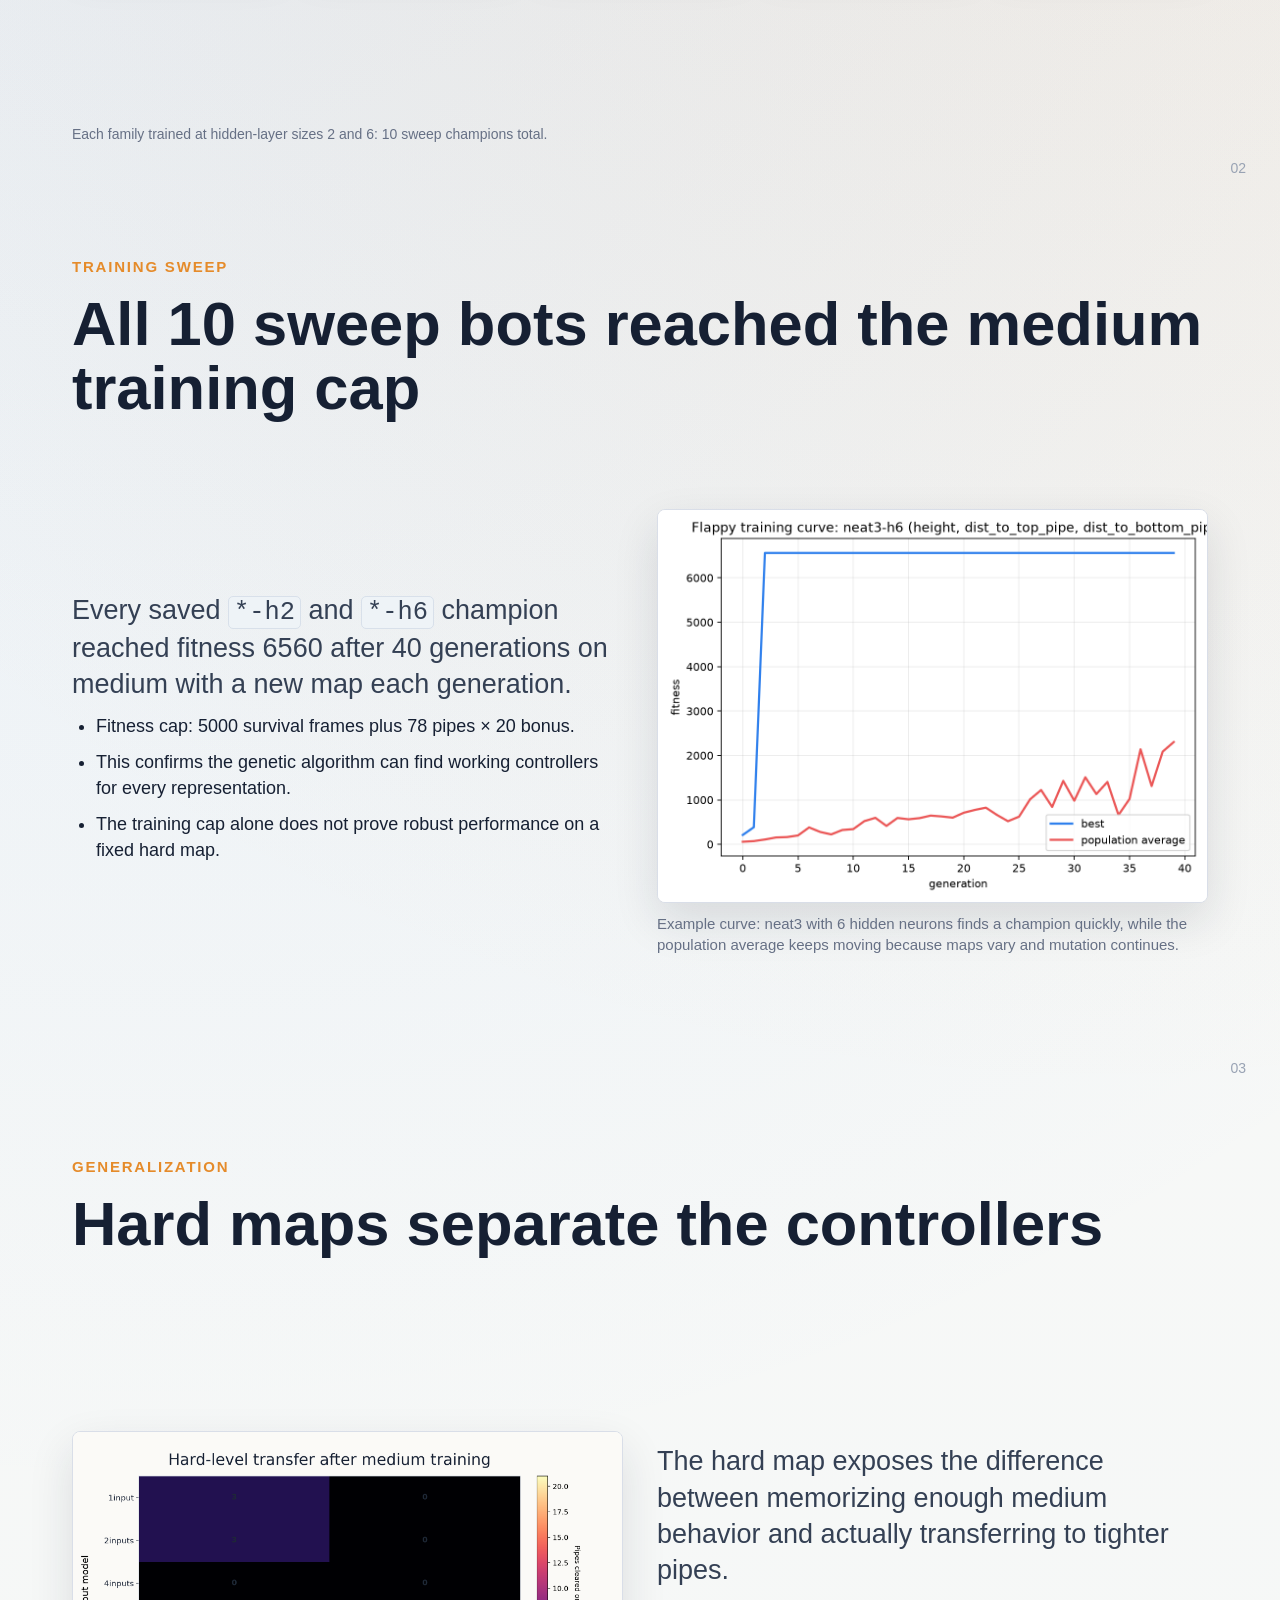
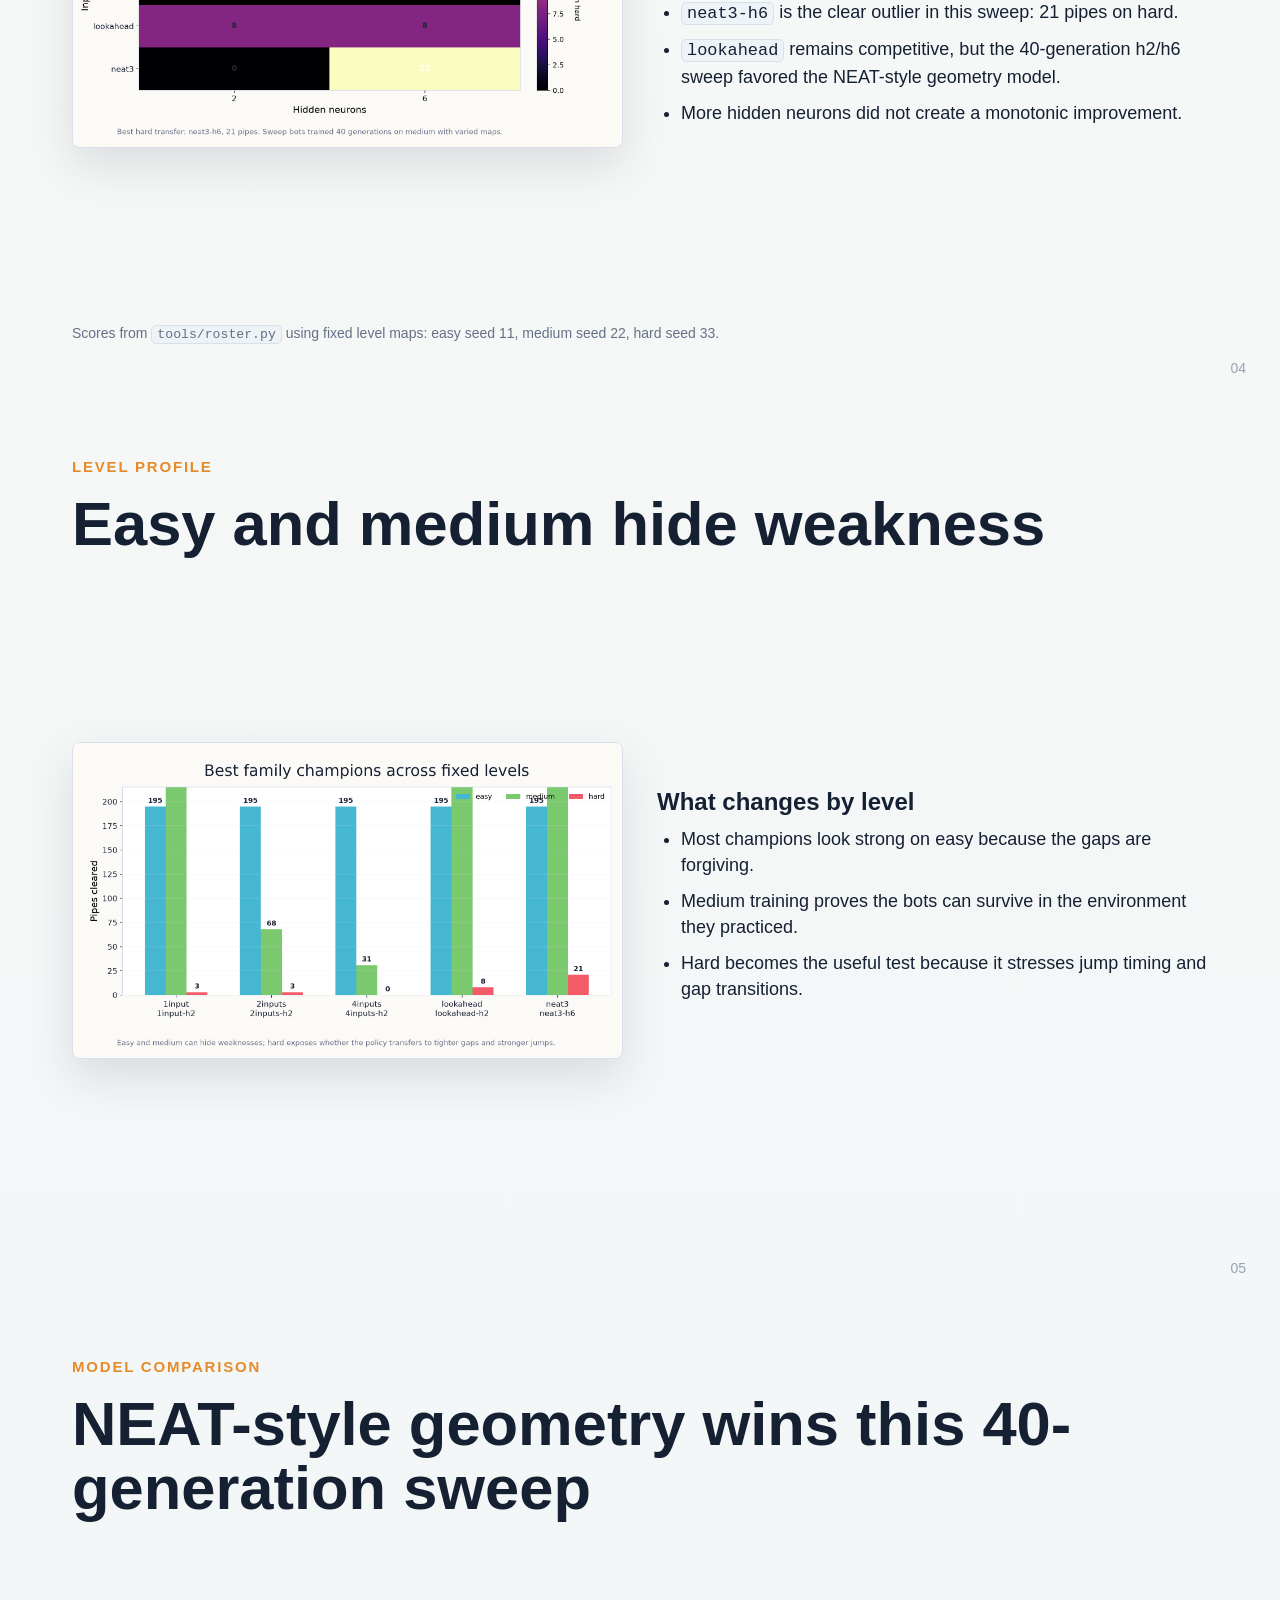
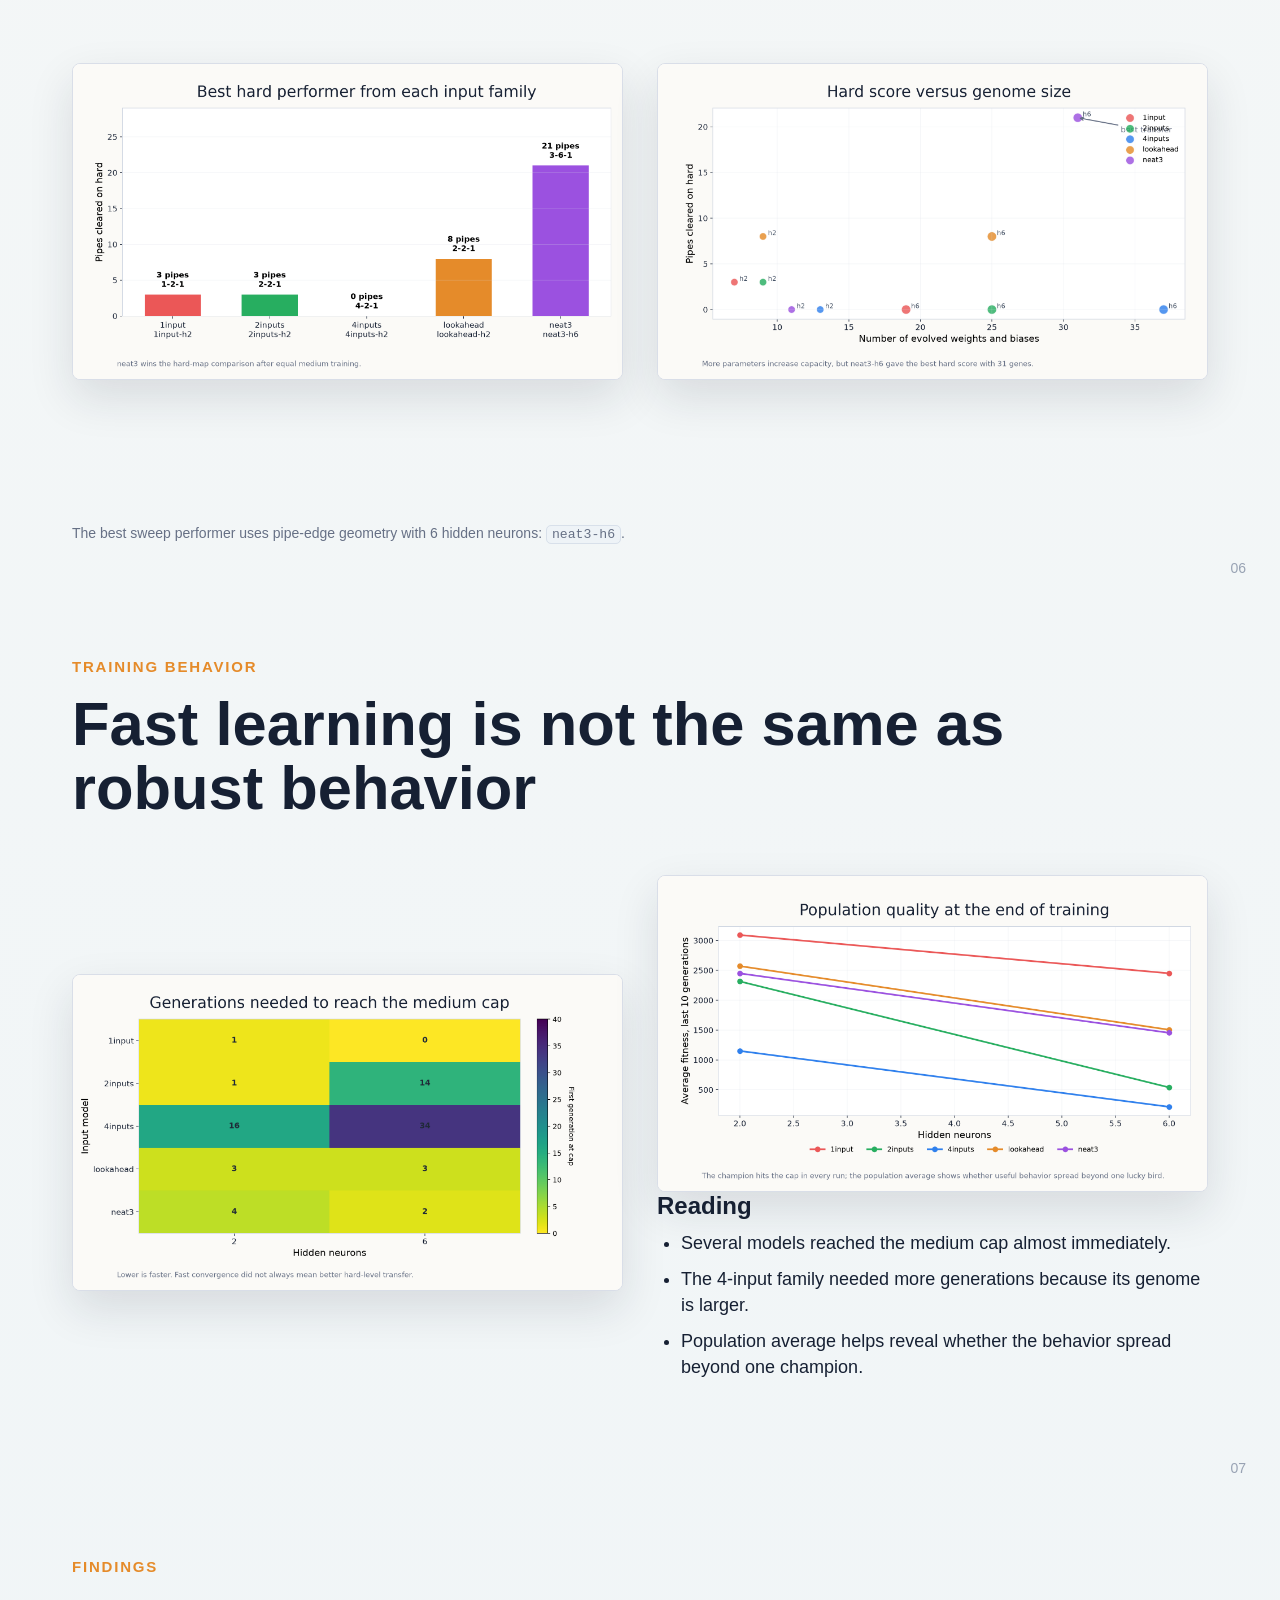
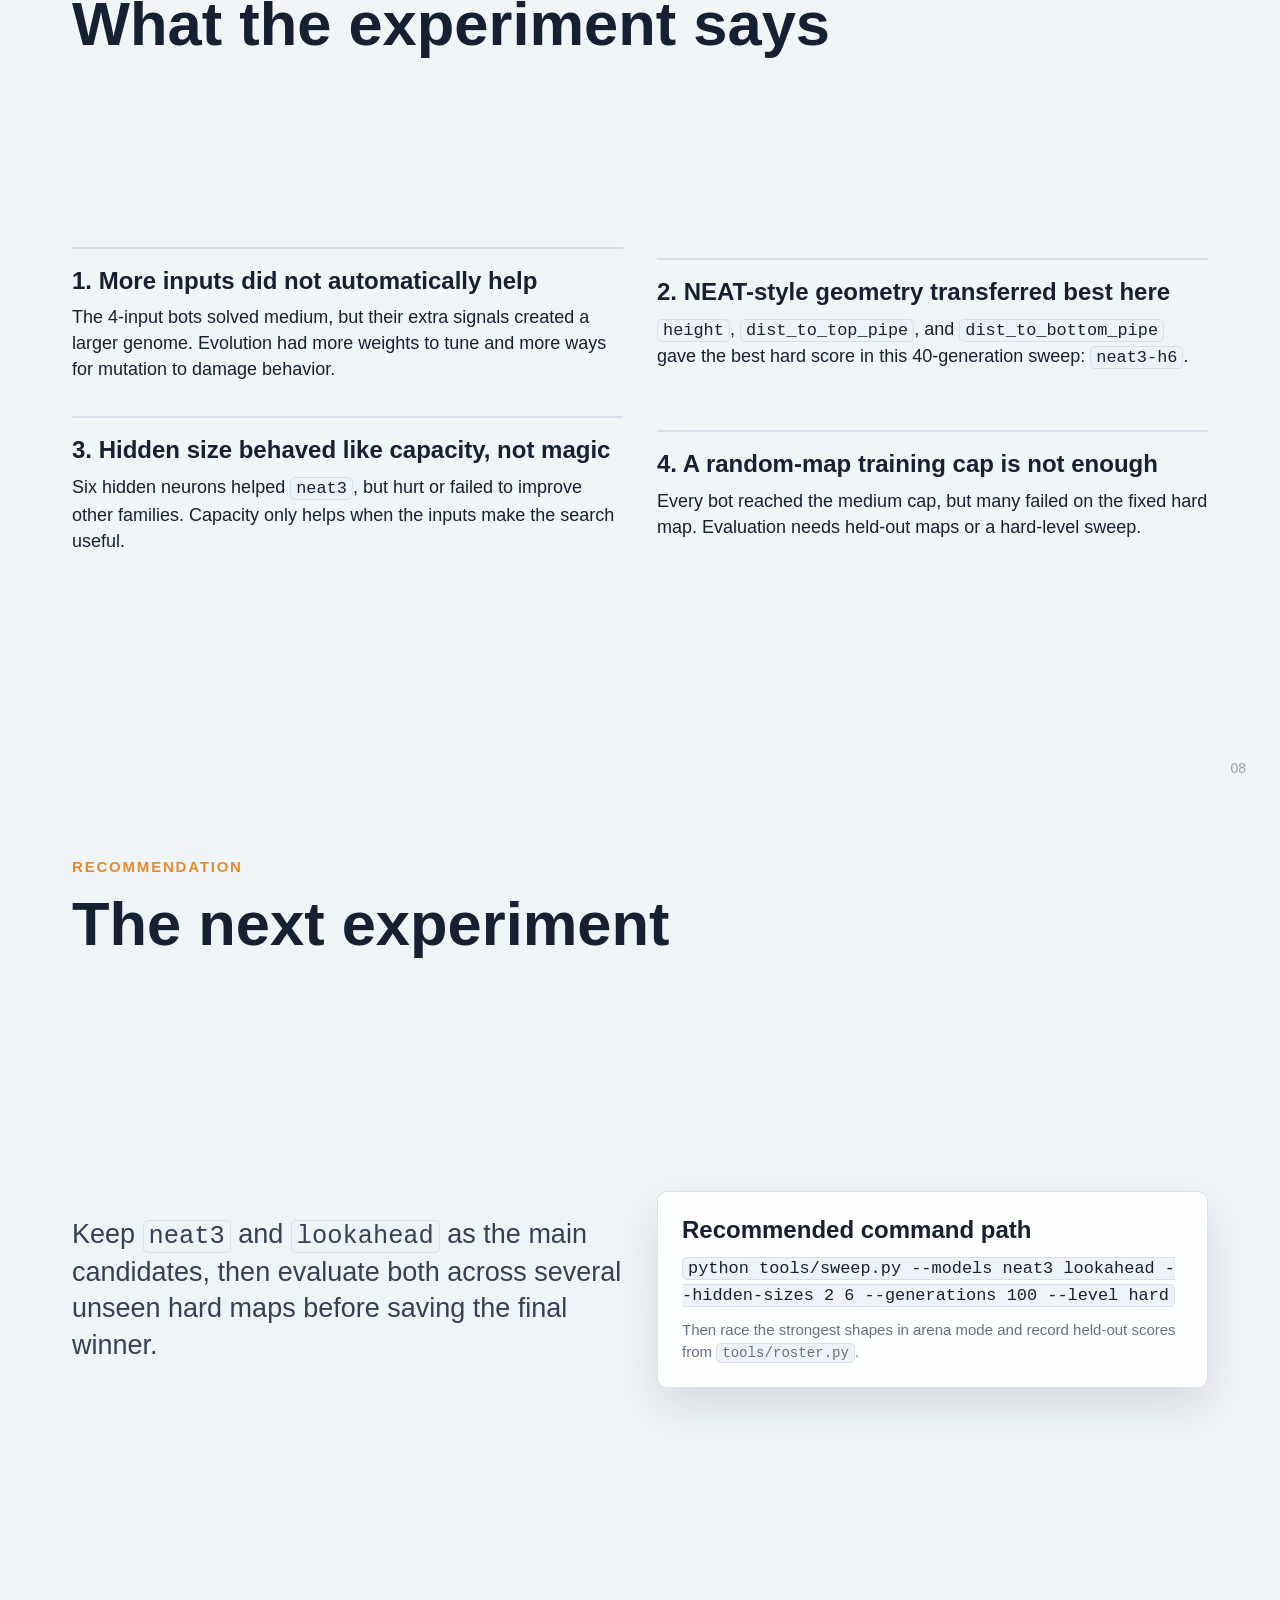
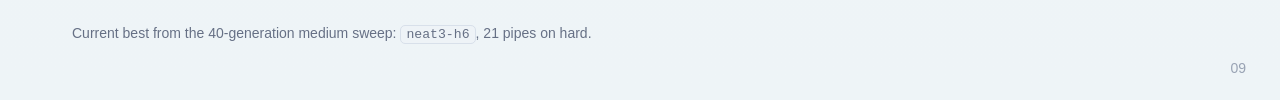
<file: presentation/external/ai_quest/part_2_flappy/presentation.html>
<!doctype html>
<html lang="en">
<head>
  <meta charset="utf-8">
  <meta name="viewport" content="width=device-width, initial-scale=1">
  <title>AI Quest Part II - Flappy Bird Evolution</title>
  <style>
    :root {
      --ink: #162033;
      --muted: #667085;
      --paper: #fbfaf7;
      --line: #d9dee8;
      --blue: #2f80ed;
      --green: #27ae60;
      --red: #eb5757;
      --orange: #e58b2a;
      --panel: #ffffff;
      --shadow: 0 18px 45px rgba(26, 34, 52, 0.12);
    }

    * {
      box-sizing: border-box;
    }

    html {
      scroll-snap-type: y mandatory;
      scroll-behavior: smooth;
      background: var(--paper);
    }

    body {
      margin: 0;
      color: var(--ink);
      font: 18px/1.45 "Segoe UI", Arial, sans-serif;
      background:
        radial-gradient(circle at 12% 14%, rgba(47, 128, 237, 0.10), transparent 28%),
        radial-gradient(circle at 86% 12%, rgba(229, 139, 42, 0.12), transparent 24%),
        linear-gradient(180deg, #fbfaf7 0%, #eef4f7 100%);
    }

    .slide {
      min-height: 100vh;
      scroll-snap-align: start;
      padding: 56px 72px;
      display: grid;
      grid-template-rows: auto 1fr auto;
      gap: 24px;
      position: relative;
    }

    .slide::after {
      content: attr(data-slide);
      position: absolute;
      right: 34px;
      bottom: 22px;
      color: #98a2b3;
      font-size: 14px;
    }

    h1, h2 {
      margin: 0;
      letter-spacing: 0;
      line-height: 1.05;
    }

    h1 {
      max-width: 980px;
      font-size: clamp(52px, 7vw, 92px);
    }

    h2 {
      font-size: clamp(36px, 4.8vw, 64px);
    }

    h3 {
      margin: 0 0 10px;
      font-size: 24px;
      line-height: 1.15;
    }

    p {
      margin: 0;
      max-width: 940px;
    }

    .lead {
      max-width: 850px;
      color: #344054;
      font-size: 27px;
      line-height: 1.35;
    }

    .kicker {
      color: var(--orange);
      font-size: 15px;
      font-weight: 800;
      letter-spacing: .12em;
      margin-bottom: 14px;
      text-transform: uppercase;
    }

    .meta {
      color: var(--muted);
      font-size: 16px;
    }

    .content {
      align-self: center;
    }

    .two-col {
      display: grid;
      grid-template-columns: 1fr 1fr;
      gap: 34px;
      align-items: center;
    }

    .wide-grid {
      display: grid;
      grid-template-columns: repeat(auto-fit, minmax(210px, 1fr));
      gap: 18px;
    }

    .card {
      background: rgba(255, 255, 255, 0.86);
      border: 1px solid rgba(217, 222, 232, 0.9);
      border-radius: 10px;
      box-shadow: var(--shadow);
      padding: 24px;
    }

    .flat {
      border-top: 2px solid var(--line);
      padding-top: 18px;
    }

    .stat {
      font-size: 54px;
      line-height: 1;
      font-weight: 850;
      margin: 4px 0 8px;
    }

    .stat.blue { color: var(--blue); }
    .stat.green { color: var(--green); }
    .stat.orange { color: var(--orange); }
    .stat.red { color: var(--red); }

    .label {
      color: var(--muted);
      font-size: 15px;
      font-weight: 700;
      letter-spacing: .04em;
      text-transform: uppercase;
    }

    .plot {
      display: block;
      width: 100%;
      max-height: 66vh;
      object-fit: contain;
      background: white;
      border: 1px solid var(--line);
      border-radius: 8px;
      box-shadow: var(--shadow);
    }

    .plot.small {
      max-height: 34vh;
      box-shadow: none;
    }

    .caption {
      color: var(--muted);
      font-size: 15px;
      margin-top: 10px;
    }

    ul {
      margin: 0;
      padding-left: 24px;
    }

    li {
      margin: 10px 0;
      max-width: 880px;
    }

    table {
      width: 100%;
      border-collapse: collapse;
      background: rgba(255, 255, 255, 0.9);
      border: 1px solid var(--line);
      border-radius: 8px;
      overflow: hidden;
      box-shadow: var(--shadow);
    }

    th, td {
      border-bottom: 1px solid var(--line);
      padding: 13px 15px;
      text-align: left;
      vertical-align: top;
    }

    th {
      color: #344054;
      background: #eef3f7;
      font-size: 14px;
      letter-spacing: .04em;
      text-transform: uppercase;
    }

    tr:last-child td {
      border-bottom: 0;
    }

    code {
      background: #eef3f7;
      border: 1px solid #d8e0ea;
      border-radius: 5px;
      padding: 1px 5px;
      font-family: Consolas, monospace;
      font-size: .94em;
    }

    .legend {
      display: flex;
      gap: 16px;
      flex-wrap: wrap;
      color: var(--muted);
      font-size: 15px;
    }

    .dot {
      display: inline-block;
      width: 10px;
      height: 10px;
      border-radius: 50%;
      margin-right: 6px;
      vertical-align: middle;
    }

    .blue-bg { background: var(--blue); }
    .green-bg { background: var(--green); }
    .red-bg { background: var(--red); }
    .orange-bg { background: var(--orange); }

    .gallery {
      display: grid;
      grid-template-columns: repeat(3, 1fr);
      gap: 18px;
    }

    .gallery figure {
      margin: 0;
      background: white;
      border: 1px solid var(--line);
      border-radius: 8px;
      overflow: hidden;
    }

    .gallery img {
      width: 100%;
      display: block;
    }

    .gallery figcaption {
      padding: 10px 12px;
      color: var(--muted);
      font-size: 14px;
    }

    .footer-note {
      color: var(--muted);
      font-size: 14px;
    }

    @media (max-width: 900px) {
      .slide {
        padding: 40px 24px;
      }

      .two-col, .wide-grid, .gallery {
        grid-template-columns: 1fr;
      }

      .plot {
        max-height: none;
      }
    }
  </style>
</head>
<body>
  <section class="slide" data-slide="01">
    <div>
      <div class="kicker">AI Quest Part II</div>
      <h1>Flappy Bird evolution experiment</h1>
    </div>
    <div class="content">
      <p class="lead">
        We evolved neural-network birds with a genetic algorithm, then compared
        input choices and hidden-layer sizes on the same game engine.
      </p>
    </div>
    <p class="meta">Evidence: saved genomes and training plots from <code>ai_quest/part_2_flappy/assets/plots</code></p>
  </section>

  <section class="slide" data-slide="02">
    <div>
      <div class="kicker">Setup</div>
      <h2>What changed across bots</h2>
    </div>
    <div class="content wide-grid">
      <div class="card">
        <div class="label">1input</div>
        <div class="stat red">1</div>
        <p><code>dy_to_gap</code>. The bot only knows whether it sits above or below the current pipe gap.</p>
      </div>
      <div class="card">
        <div class="label">2inputs</div>
        <div class="stat green">2</div>
        <p><code>velocity</code> plus <code>dy_to_gap</code>. This acts like a simple proportional-derivative controller.</p>
      </div>
      <div class="card">
        <div class="label">4inputs</div>
        <div class="stat blue">4</div>
        <p>Height, velocity, pipe distance, and <code>dy_to_gap</code>. More context, but a bigger search space.</p>
      </div>
      <div class="card">
        <div class="label">lookahead</div>
        <div class="stat orange">2</div>
        <p><code>dy_to_gap</code> plus <code>dy_to_nextgap</code>. It sees where the next gap will be.</p>
      </div>
      <div class="card">
        <div class="label">neat3</div>
        <div class="stat">3</div>
        <p><code>height</code>, <code>dist_to_top_pipe</code>, and <code>dist_to_bottom_pipe</code>. This mirrors the common NEAT-style Flappy setup.</p>
      </div>
    </div>
    <p class="footer-note">Each family trained at hidden-layer sizes 2 and 6: 10 sweep champions total.</p>
  </section>

  <section class="slide" data-slide="03">
    <div>
      <div class="kicker">Training sweep</div>
      <h2>All 10 sweep bots reached the medium training cap</h2>
    </div>
    <div class="content two-col">
      <div>
        <p class="lead">
          Every saved <code>*-h2</code> and <code>*-h6</code> champion reached
          fitness 6560 after 40 generations on medium with a new map each generation.
        </p>
        <ul>
          <li>Fitness cap: 5000 survival frames plus 78 pipes × 20 bonus.</li>
          <li>This confirms the genetic algorithm can find working controllers for every representation.</li>
          <li>The training cap alone does not prove robust performance on a fixed hard map.</li>
        </ul>
      </div>
      <div>
        <img class="plot" src="assets/plots/train_neat3-h6.png" alt="Training curve for neat3 h6">
        <p class="caption">Example curve: neat3 with 6 hidden neurons finds a champion quickly, while the population average keeps moving because maps vary and mutation continues.</p>
      </div>
    </div>
  </section>

  <section class="slide" data-slide="04">
    <div>
      <div class="kicker">Generalization</div>
      <h2>Hard maps separate the controllers</h2>
    </div>
    <div class="content two-col">
      <div>
        <img class="plot" src="assets/plots/presentation_hard_heatmap.png" alt="Hard-level transfer heatmap">
      </div>
      <div>
        <p class="lead">
          The hard map exposes the difference between memorizing enough medium behavior
          and actually transferring to tighter pipes.
        </p>
        <ul>
          <li><code>neat3-h6</code> is the clear outlier in this sweep: 21 pipes on hard.</li>
          <li><code>lookahead</code> remains competitive, but the 40-generation h2/h6 sweep favored the NEAT-style geometry model.</li>
          <li>More hidden neurons did not create a monotonic improvement.</li>
        </ul>
      </div>
    </div>
    <p class="footer-note">Scores from <code>tools/roster.py</code> using fixed level maps: easy seed 11, medium seed 22, hard seed 33.</p>
  </section>

  <section class="slide" data-slide="05">
    <div>
      <div class="kicker">Level profile</div>
      <h2>Easy and medium hide weakness</h2>
    </div>
    <div class="content two-col">
      <div>
        <img class="plot" src="assets/plots/presentation_level_profile.png" alt="Best family champions across fixed levels">
      </div>
      <div>
        <h3>What changes by level</h3>
        <ul>
          <li>Most champions look strong on easy because the gaps are forgiving.</li>
          <li>Medium training proves the bots can survive in the environment they practiced.</li>
          <li>Hard becomes the useful test because it stresses jump timing and gap transitions.</li>
        </ul>
      </div>
    </div>
  </section>

  <section class="slide" data-slide="06">
    <div>
      <div class="kicker">Model comparison</div>
      <h2>NEAT-style geometry wins this 40-generation sweep</h2>
    </div>
    <div class="content two-col">
      <div>
        <img class="plot" src="assets/plots/presentation_best_by_family.png" alt="Best hard performer from each input family">
      </div>
      <div>
        <img class="plot" src="assets/plots/presentation_efficiency_scatter.png" alt="Hard score versus genome size">
      </div>
    </div>
    <p class="footer-note">The best sweep performer uses pipe-edge geometry with 6 hidden neurons: <code>neat3-h6</code>.</p>
  </section>

  <section class="slide" data-slide="07">
    <div>
      <div class="kicker">Training behavior</div>
      <h2>Fast learning is not the same as robust behavior</h2>
    </div>
    <div class="content two-col">
      <div>
        <img class="plot" src="assets/plots/presentation_convergence_heatmap.png" alt="Convergence heatmap">
      </div>
      <div>
        <img class="plot" src="assets/plots/presentation_population_quality.png" alt="Population quality line chart">
        <h3>Reading</h3>
        <ul>
          <li>Several models reached the medium cap almost immediately.</li>
          <li>The 4-input family needed more generations because its genome is larger.</li>
          <li>Population average helps reveal whether the behavior spread beyond one champion.</li>
        </ul>
      </div>
    </div>
  </section>

  <section class="slide" data-slide="08">
    <div>
      <div class="kicker">Findings</div>
      <h2>What the experiment says</h2>
    </div>
    <div class="content two-col">
      <div class="flat">
        <h3>1. More inputs did not automatically help</h3>
        <p>The 4-input bots solved medium, but their extra signals created a larger genome. Evolution had more weights to tune and more ways for mutation to damage behavior.</p>
      </div>
      <div class="flat">
        <h3>2. NEAT-style geometry transferred best here</h3>
        <p><code>height</code>, <code>dist_to_top_pipe</code>, and <code>dist_to_bottom_pipe</code> gave the best hard score in this 40-generation sweep: <code>neat3-h6</code>.</p>
      </div>
      <div class="flat">
        <h3>3. Hidden size behaved like capacity, not magic</h3>
        <p>Six hidden neurons helped <code>neat3</code>, but hurt or failed to improve other families. Capacity only helps when the inputs make the search useful.</p>
      </div>
      <div class="flat">
        <h3>4. A random-map training cap is not enough</h3>
        <p>Every bot reached the medium cap, but many failed on the fixed hard map. Evaluation needs held-out maps or a hard-level sweep.</p>
      </div>
    </div>
  </section>

  <section class="slide" data-slide="09">
    <div>
      <div class="kicker">Recommendation</div>
      <h2>The next experiment</h2>
    </div>
    <div class="content two-col">
      <div>
        <p class="lead">
          Keep <code>neat3</code> and <code>lookahead</code> as the main candidates, then evaluate both across several unseen hard maps before saving the final winner.
        </p>
      </div>
      <div class="card">
        <h3>Recommended command path</h3>
        <p><code>python tools/sweep.py --models neat3 lookahead --hidden-sizes 2 6 --generations 100 --level hard</code></p>
        <p class="caption">Then race the strongest shapes in arena mode and record held-out scores from <code>tools/roster.py</code>.</p>
      </div>
    </div>
    <p class="footer-note">Current best from the 40-generation medium sweep: <code>neat3-h6</code>, 21 pipes on hard.</p>
  </section>
</body>
</html>
</file>
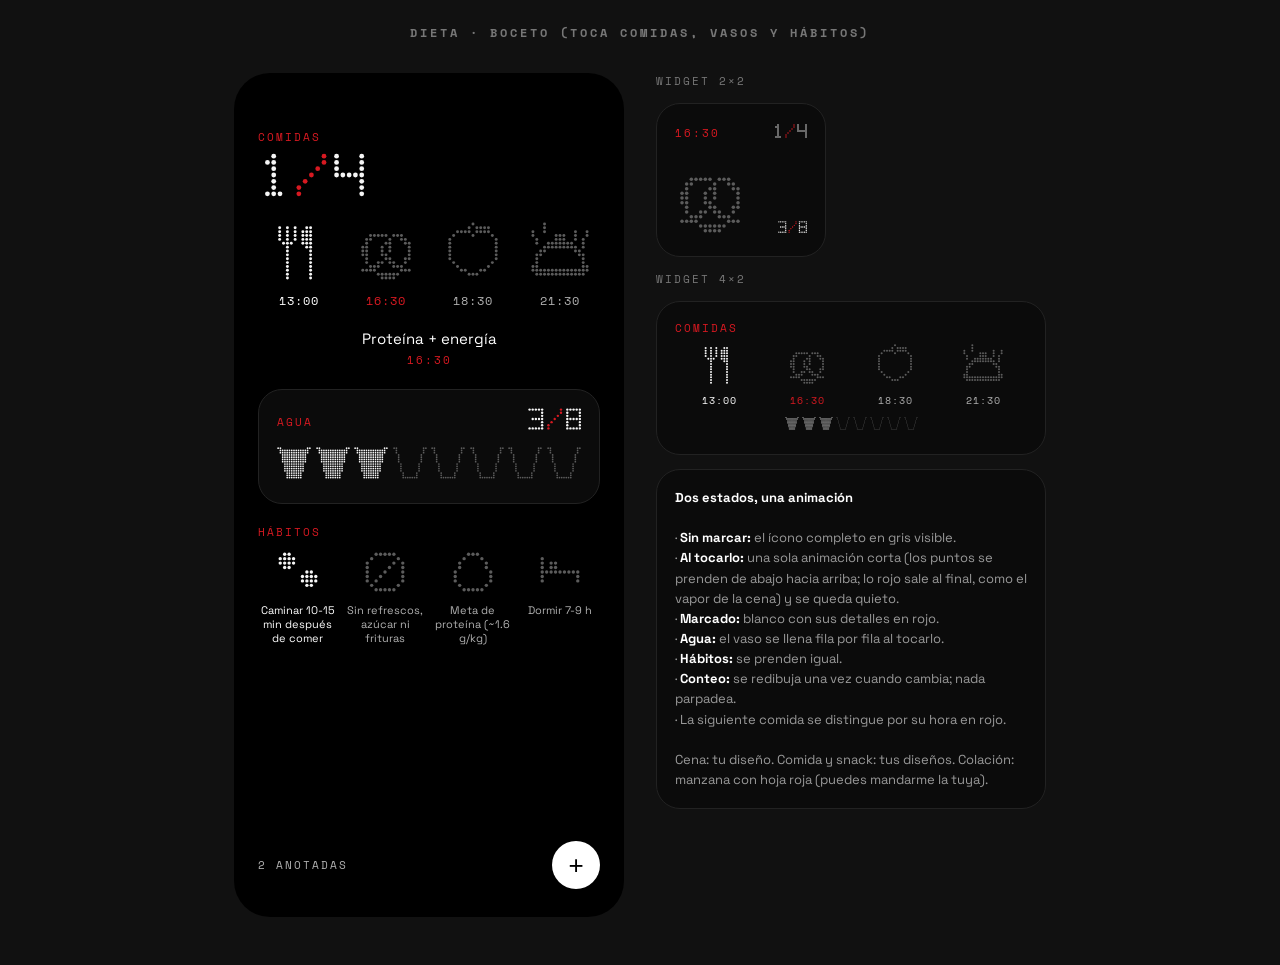
<file: presentation/external/android-launcher/docs/design/concept/DietaVisual.html>
<!doctype html>
<html lang="es">
<head>
<meta charset="utf-8">
<meta name="viewport" content="width=device-width, initial-scale=1">
<title>Dieta visual</title>
<link rel="preconnect" href="https://fonts.googleapis.com">
<link href="https://fonts.googleapis.com/css2?family=Space+Grotesk:wght@400;500&family=Space+Mono&display=swap" rel="stylesheet">
<style>
  :root { --red: #D71921; --muted: #B0B0B0; --card: #0B0B0B; --line: #222; }
  body { margin: 0; background: #111; color: #fff; font-family: 'Space Grotesk', sans-serif; display: flex; gap: 32px; flex-wrap: wrap; justify-content: center; padding: 24px 16px 48px; }
  h2 { width: 100%; text-align: center; font-family: 'Space Mono', monospace; font-size: 12px; letter-spacing: 3px; color: #777; margin: 0; }
  .phone { width: 390px; min-height: 844px; background: #000; border-radius: 36px; padding: 56px 24px 28px; box-sizing: border-box; display: flex; flex-direction: column; gap: 20px; }
  .label { font-family: 'Space Mono', monospace; font-size: 11px; letter-spacing: 2px; }
  .red { color: var(--red); } .muted { color: var(--muted); }
  .card { background: var(--card); border: 1px solid var(--line); border-radius: 24px; padding: 18px; }
  .row { display: flex; justify-content: space-between; align-items: center; }
  .meals { display: grid; grid-template-columns: repeat(4, 1fr); gap: 6px; }
  button.icon { background: none; border: 0; padding: 0; color: inherit; cursor: pointer; display: flex; flex-direction: column; align-items: center; gap: 8px; font-family: inherit; }
  .time { font-family: 'Space Mono', monospace; font-size: 12px; letter-spacing: 1px; color: var(--muted); }
  .time.next { color: var(--red); } .time.done { color: #fff; }
  .status { text-align: center; min-height: 40px; display: flex; flex-direction: column; gap: 4px; }
  .status .name { font-size: 15px; }
  .glasses { display: grid; grid-template-columns: repeat(8, 1fr); gap: 4px; margin-top: 12px; }
  .habits { display: grid; grid-template-columns: repeat(4, 1fr); gap: 8px; }
  .cap { font-size: 11px; line-height: 1.25; color: var(--muted); text-align: center; min-height: 42px; }
  .done .cap { color: #fff; }
  .plus { width: 48px; height: 48px; border-radius: 24px; background: #fff; color: #000; display: grid; place-items: center; font-size: 26px; border: 0; }
  .side { display: flex; flex-direction: column; gap: 14px; width: 390px; }
  .w22 { width: 170px; height: 154px; box-sizing: border-box; display: flex; flex-direction: column; justify-content: space-between; }
  .w42 { height: 154px; box-sizing: border-box; display: flex; flex-direction: column; justify-content: space-between; }
  .note { color: #9a9a9a; font-size: 13px; line-height: 1.55; }
  .note b { color: #fff; }
</style>
</head>
<body>
<h2>DIETA · BOCETO (TOCA COMIDAS, VASOS Y HÁBITOS)</h2>

<div class="phone">
  <div style="display:flex;flex-direction:column;gap:8px">
    <div class="label red">COMIDAS</div>
    <div id="count"></div>
  </div>
  <div class="meals" id="meals"></div>
  <div class="status" id="status"></div>

  <div class="card">
    <div class="row"><div class="label red">AGUA</div><div id="waterCount"></div></div>
    <div class="glasses" id="glasses"></div>
  </div>

  <div>
    <div class="label red" style="margin-bottom:12px">HÁBITOS</div>
    <div class="habits" id="habits"></div>
  </div>

  <div class="row" style="margin-top:auto">
    <div class="label muted">2 ANOTADAS</div>
    <button class="plus" aria-label="Anotar qué comiste">+</button>
  </div>
</div>

<div class="side">
  <div class="label" style="color:#777">WIDGET 2×2</div>
  <div class="card w22" id="w22"></div>
  <div class="label" style="color:#777">WIDGET 4×2</div>
  <div class="card w42" id="w42"></div>

  <div class="card note">
    <b>Dos estados, una animación</b><br><br>
    · <b>Sin marcar:</b> el ícono completo en gris visible.<br>
    · <b>Al tocarlo:</b> una sola animación corta (los puntos se prenden de abajo hacia arriba; lo rojo sale al final, como el vapor de la cena) y se queda quieto.<br>
    · <b>Marcado:</b> blanco con sus detalles en rojo.<br>
    · <b>Agua:</b> el vaso se llena fila por fila al tocarlo.<br>
    · <b>Hábitos:</b> se prenden igual.<br>
    · <b>Conteo:</b> se redibuja una vez cuando cambia; nada parpadea.<br>
    · La siguiente comida se distingue por su hora en rojo.<br><br>
    Cena: tu diseño. Comida y snack: tus diseños. Colación: manzana con hoja roja (puedes mandarme la tuya).
  </div>
</div>

<script>
// '#' blanco · 'r' rojo · 'o' relleno blanco (solo cuando está marcado) · '.' vacío. Sin marcar, todo es gris.
const ICONS = {
  comida: [
    "...............",
    "..#.#.#..##....",
    "..#.#.#.###....",
    "..#.#.#.###....",
    "..#.#.#.###....",
    "...###..###....",
    "....#....##....",
    "....#.....#....",
    "....#.....#....",
    "....#.....#....",
    "....#.....#....",
    "....#.....#....",
    "....#.....#....",
    "....#.....#....",
    "....#.....#...."],
  snack: [
    "...............",
    "...............",
    "...............",
    "...#####.rrr...",
    "..##....#..rr..",
    "..#....r#...rr.",
    ".##...r.#....r.",
    ".##...r.#....r.",
    ".##...rr.....r.",
    "..#....#r...rr.",
    "..#..##.rr..r..",
    "...###...rrr...",
    ".####......rrr.",
    ".....######....",
    "......####....."],
  colacion: [
    ".......#.......",
    "......#.rrrr...",
    "...####.####...",
    "..#....#....#..",
    ".#...........#.",
    ".#...........#.",
    ".#...........#.",
    ".#...........#.",
    ".#...........#.",
    ".#...........#.",
    "..#.........#..",
    "...#.......#...",
    "....##...##....",
    "......###......",
    "..............."],
  // 's' vapor rojo y 'w' vapor blanco: al marcarla suben en ondas (prendido / negro) y luego se quedan.
  cena: [
    "...s...........",
    "...s...........",
    "s..w.......s..s",
    "s.....rrr..s..w",
    ".w....rrr..w.s.",
    ".s..#######..w.",
    "...#########.s.",
    "..##.......##..",
    ".##.........##.",
    ".#...........#.",
    ".#...........#.",
    "##...........##",
    "###############",
    ".rrrrrrrrrrrrr.",
    "..............."],
  vaso: [
    "##...........##",
    ".#ooooooooooo#.",
    ".#ooooooooooo#.",
    "..#ooooooooo#..",
    "..#ooooooooo#..",
    "..#ooooooooo#..",
    "..#ooooooooo#..",
    "...#ooooooo#...",
    "...#ooooooo#...",
    "...#ooooooo#...",
    "...#ooooooo#...",
    "....#ooooo#....",
    "....#ooooo#....",
    "....#######....",
    "..............."],
  pasos:     [".##......","#oo#.....","#oo#.....",".##......","......##.",".....#oo#",".....#oo#","......##.","........."],
  sinAzucar: ["..#####..",".#.....#.","#.....#.#","#....#..#","#...#...#","#..#....#","#.#.....#",".#.....#.","..#####.."],
  huevo:     ["...###...","..#ooo#..",".#ooooo#.",".#ooooo#.","#ooooooo#","#ooooooo#","#ooooooo#",".#ooooo#.","..#####.."],
  cama:      [".........","#........","#.##.....","#.##oooo.","#########","#.......#","#.......#",".........","........."],
};

const DIGITS = {
  '0':["#####","#...#","#...#","#...#","#...#","#...#","#####"], '1':["..#..",".##..","..#..","..#..","..#..","..#..",".###."],
  '2':["#####","....#","....#","#####","#....","#....","#####"], '3':["#####","....#","....#",".####","....#","....#","#####"],
  '4':["#...#","#...#","#...#","#####","....#","....#","....#"], '5':["#####","#....","#....","#####","....#","....#","#####"],
  '6':["#####","#....","#....","#####","#...#","#...#","#####"], '7':["#####","....#","...#.","..#..","..#..","..#..","..#.."],
  '8':["#####","#...#","#...#","#####","#...#","#...#","#####"], '9':["#####","#...#","#...#","#####","....#","....#","#####"],
  '/':["....#","....#","...#.","..#..",".#...","#....","#...."],
};

const C = { white: '#F5F5F5', red: '#D71921', gray: '#5C5C5C', dark: '#1C1C1C', none: 'transparent' };
const isRed = c => c === 'r' || c === 's';

function colorsFor(grid, done) {
  return grid.map(line => [...line].map(c => {
    if (c === '.') return null;
    if (!done) return c === 'o' ? C.none : C.gray;
    return isRed(c) ? C.red : C.white;
  }));
}

// Animaciones de activación por cuadros: se reproducen una vez al marcar y terminan en el estado quieto.
const running = new Map();
function paint(id, grid, colors, size) {
  const el = document.getElementById(id); if (!el) return;
  const rows = grid.length, cols = grid[0].length, step = size / Math.max(rows, cols), r = step * 0.38;
  let svg = `<svg width="${cols * step}" height="${rows * step}" aria-hidden="true">`;
  colors.forEach((line, y) => line.forEach((col, x) => {
    if (col !== null) svg += `<circle cx="${(x + .5) * step}" cy="${(y + .5) * step}" r="${r}" fill="${col}"/>`;
  }));
  el.innerHTML = svg + '</svg>';
  memory.set(id, colors.flat());
}
function play(id, name, size, frames, ms, frameFn) {
  clearInterval(running.get(id));
  const grid = ICONS[name]; let f = 0;
  const t = setInterval(() => {
    paint(id, grid, frameFn(grid, f), size);
    if (++f >= frames) { clearInterval(t); running.delete(id); paint(id, grid, colorsFor(grid, true), size); }
  }, ms);
  running.set(id, t);
}

// Cena: la campana se prende de abajo hacia arriba y después el vapor sube en ondas (prendido / negro), dos veces.
function cenaFrame(grid, f) {
  const rows = grid.length;
  return grid.map((line, y) => [...line].map(c => {
    if (c === '.') return null;
    if (c === 's' || c === 'w') {
      const p = (f - 5) - (7 - y);
      return p >= 0 && p % 4 < 2 ? (c === 's' ? C.red : C.white) : C.dark;
    }
    return f >= (rows - 1 - y) * 0.35 ? (c === 'r' ? C.red : C.white) : C.gray;
  }));
}

// Vaso: el agua sube con la superficie ondulando y al final se asienta.
function aguaFrame(grid, f) {
  const level = 12 * Math.min(1, (f + 1) / 9);
  const amp = f < 9 ? 1 : Math.max(0, (15 - f) / 6) * 1.5;
  return grid.map((line, y) => [...line].map((c, x) => {
    if (c === '.') return null;
    if (c !== 'o') return C.white;
    const wave = Math.round(Math.sin(f * 1.4 + x * 0.8) * amp);
    return (13 - y) <= level + wave ? C.white : C.dark;
  }));
}

// Al cambiar, cada punto pasa del color anterior al nuevo con un retraso: al prender, de abajo hacia arriba y lo rojo
// al final (el vapor sube después del plato); al apagar, todo a la vez. Una sola vez, sin bucles.
const memory = new Map();
function drawDots(id, grid, colors, size, sweep = 'up') {
  const el = document.getElementById(id); if (!el) return;
  const rows = grid.length, cols = grid[0].length, step = size / Math.max(rows, cols), r = step * 0.38;
  const prev = memory.get(id), flat = colors.flat();
  let svg = `<svg width="${cols * step}" height="${rows * step}" aria-hidden="true">`;
  colors.forEach((line, y) => line.forEach((col, x) => {
    if (col === null) return;
    const k = y * cols + x, from = prev ? prev[k] : col;
    const turningOn = from !== col && col !== C.gray && col !== C.none;
    let delay = 0;
    if (turningOn) delay = sweep === 'up'
      ? (rows - 1 - y) * 28 + (col === C.red ? rows * 22 : 0)
      : x * 12;
    svg += `<circle cx="${(x + .5) * step}" cy="${(y + .5) * step}" r="${r}" fill="${from || C.none}" data-to="${col}" style="transition: fill .14s ${delay}ms"/>`;
  }));
  el.innerHTML = svg + '</svg>';
  memory.set(id, flat);
  requestAnimationFrame(() => requestAnimationFrame(() => el.querySelectorAll('circle[data-to]').forEach(c => c.setAttribute('fill', c.dataset.to))));
}

const drawIcon = (id, name, done, size) => drawDots(id, ICONS[name], colorsFor(ICONS[name], done), size);

function drawText(id, text, size) {
  const glyphs = [...text].map(ch => DIGITS[ch]);
  const grid = Array.from({ length: 7 }, (_, y) => glyphs.map(g => g[y]).join('.'));
  const colors = grid.map(line => [...line].map((c, x) => c !== '#' ? null : (text[Math.floor(x / 6)] === '/' ? C.red : C.white)));
  drawDots(id, grid, colors, size * grid[0].length / 7, 'right');
}

const meals = [
  { name: 'Comida completa', icon: 'comida', at: '13:00', done: true },
  { name: 'Proteína + energía', icon: 'snack', at: '16:30', done: false },
  { name: 'Colación preentreno', icon: 'colacion', at: '18:30', done: false },
  { name: 'Cena post entreno', icon: 'cena', at: '21:30', done: false },
];
const habits = [
  { icon: 'pasos', text: 'Caminar 10-15 min después de comer', done: true },
  { icon: 'sinAzucar', text: 'Sin refrescos, azúcar ni frituras', done: false },
  { icon: 'huevo', text: 'Meta de proteína (~1.6 g/kg)', done: false },
  { icon: 'cama', text: 'Dormir 7-9 h', done: false },
];
const goal = 8; let water = 3;

function layout() {
  document.getElementById('meals').innerHTML = meals.map((m, i) =>
    `<button class="icon" onclick="toggleMeal(${i})" aria-label="${m.name} ${m.at}"><span id="meal${i}"></span><span class="time" id="t${i}">${m.at}</span></button>`).join('');
  document.getElementById('glasses').innerHTML = Array.from({ length: goal }, (_, i) =>
    `<button class="icon" onclick="tapGlass(${i})" aria-label="Vaso ${i + 1} de ${goal}"><span id="g${i}"></span></button>`).join('');
  document.getElementById('habits').innerHTML = habits.map((h, i) =>
    `<button class="icon" id="hb${i}" onclick="toggleHabit(${i})" aria-label="${h.text}"><span id="h${i}"></span><span class="cap">${h.text}</span></button>`).join('');
  document.getElementById('w22').innerHTML = `<div class="row"><span class="label red" id="w22t"></span><span id="w22c"></span></div>
    <div class="row" style="align-items:flex-end"><span id="w22i"></span><span id="w22w"></span></div>`;
  document.getElementById('w42').innerHTML = `<div class="row"><span class="label red">COMIDAS</span><span id="w42c"></span></div>
    <div style="display:grid;grid-template-columns:repeat(4,1fr)">${meals.map((m, i) => `<div style="display:flex;flex-direction:column;align-items:center;gap:4px"><span id="w42m${i}"></span><span class="time" id="w42t${i}" style="font-size:10px">${m.at}</span></div>`).join('')}</div>
    <div style="display:flex;gap:3px;justify-content:center">${Array.from({ length: goal }, (_, i) => `<span id="w42g${i}"></span>`).join('')}</div>`;
}

function render() {
  const done = meals.filter(m => m.done).length, next = meals.findIndex(m => !m.done);
  drawText('count', `${done}/4`, 44);
  meals.forEach((m, i) => {
    drawIcon(`meal${i}`, m.icon, m.done, 58);
    const cls = 'time' + (m.done ? ' done' : i === next ? ' next' : '');
    document.getElementById(`t${i}`).className = cls;
    drawIcon(`w42m${i}`, m.icon, m.done, 40);
    document.getElementById(`w42t${i}`).className = cls;
  });
  document.getElementById('status').innerHTML = next < 0
    ? `<span class="label red">DÍA COMPLETO</span>`
    : `<span class="name">${meals[next].name}</span><span class="label red">${meals[next].at}</span>`;

  drawText('waterCount', `${water}/${goal}`, 22);
  for (let i = 0; i < goal; i++) {
    drawIcon(`g${i}`, 'vaso', i < water, 34);
    drawIcon(`w42g${i}`, 'vaso', i < water, 14);
  }
  habits.forEach((h, i) => {
    document.getElementById(`hb${i}`).className = 'icon' + (h.done ? ' done' : '');
    drawIcon(`h${i}`, h.icon, h.done, 40);
  });

  document.getElementById('w22t').textContent = next < 0 ? 'LISTO' : meals[next].at;
  drawText('w22c', `${done}/4`, 14);
  drawIcon('w22i', next < 0 ? 'comida' : meals[next].icon, next < 0, 70);
  drawText('w22w', `${water}/${goal}`, 12);
}

function toggleMeal(i) {
  meals[i].done = !meals[i].done; render();
  if (meals[i].done && meals[i].icon === 'cena') play(`meal${i}`, 'cena', 58, 22, 70, cenaFrame);
}
function tapGlass(i) {
  const before = water; water = (i === water - 1) ? i : i + 1; render();
  for (let g = before; g < water; g++) setTimeout(() => play(`g${g}`, 'vaso', 34, 16, 60, aguaFrame), (g - before) * 90);
}
function toggleHabit(i) { habits[i].done = !habits[i].done; render(); }

layout(); render();
</script>
</body>
</html>
</file>
<file: presentation/external/transportation/dashboard/styles.css>
:root {
  color-scheme: light;
  --bg: #f4f7ff;
  --bg-2: #fff7f1;
  --panel: rgba(255, 255, 255, 0.82);
  --panel-strong: #ffffff;
  --panel-soft: #f7f9ff;
  --text: #1b2133;
  --muted: #66738f;
  --line: rgba(118, 134, 182, 0.18);
  --accent: #13a57a;
  --accent-strong: #0e8968;
  --accent-soft: rgba(19, 165, 122, 0.12);
  --pink: #ff5fa3;
  --pink-strong: #dd3d86;
  --pink-soft: rgba(255, 95, 163, 0.12);
  --purple: #7a6ef7;
  --orange: #ffb95f;
  --warn: #d94b68;
  --radius: 18px;
  --shadow-soft: 0 18px 40px rgba(88, 102, 144, 0.14);
}

* {
  box-sizing: border-box;
}

html {
  scroll-behavior: smooth;
}

body {
  position: relative;
  margin: 0;
  min-height: 100vh;
  background:
    radial-gradient(circle at top left, rgba(122, 110, 247, 0.22), transparent 25%),
    radial-gradient(circle at top right, rgba(255, 95, 163, 0.18), transparent 28%),
    linear-gradient(180deg, #ffffff 0%, var(--bg) 30%, var(--bg-2) 100%);
  color: var(--text);
  font-family: "Segoe UI", Arial, sans-serif;
  letter-spacing: 0;
}

body::before,
body::after {
  content: "";
  position: fixed;
  inset: auto;
  width: 320px;
  height: 320px;
  border-radius: 50%;
  filter: blur(50px);
  opacity: 0.35;
  z-index: 0;
  pointer-events: none;
}

body::before {
  top: 90px;
  left: -70px;
  background: rgba(19, 165, 122, 0.25);
}

body::after {
  right: -40px;
  bottom: 50px;
  background: rgba(255, 95, 163, 0.18);
}

button,
input,
select {
  font: inherit;
}

.app-shell {
  position: relative;
  z-index: 1;
  width: min(1180px, calc(100% - 32px));
  margin: 0 auto;
  padding: 28px 0 40px;
}

.topbar {
  display: flex;
  align-items: center;
  justify-content: space-between;
  gap: 16px;
  margin-bottom: 18px;
  padding: 18px 22px;
  border: 1px solid rgba(122, 110, 247, 0.12);
  border-radius: 24px;
  background: rgba(255, 255, 255, 0.72);
  box-shadow: var(--shadow-soft);
  backdrop-filter: blur(10px);
}

.heading-group {
  display: grid;
  gap: 6px;
}

.eyebrow {
  display: inline-flex;
  align-items: center;
  width: fit-content;
  padding: 5px 10px;
  border: 1px solid rgba(19, 165, 122, 0.18);
  border-radius: 999px;
  background: linear-gradient(135deg, rgba(19, 165, 122, 0.12), rgba(122, 110, 247, 0.12));
  color: var(--accent-strong);
  font-size: 11px;
  font-weight: 700;
  letter-spacing: 0.08em;
  text-transform: uppercase;
}

h1,
h2,
p {
  margin: 0;
}

h1 {
  font-size: clamp(28px, 4vw, 38px);
  line-height: 1.1;
  letter-spacing: -0.04em;
}

.topbar p,
.panel-header span {
  color: var(--muted);
  margin-top: 2px;
}

.topbar-actions {
  display: flex;
  align-items: center;
  gap: 12px;
}

.status-badge {
  display: inline-flex;
  align-items: center;
  gap: 8px;
  padding: 8px 12px;
  border-radius: 999px;
  background: linear-gradient(135deg, rgba(19, 165, 122, 0.12), rgba(122, 110, 247, 0.12));
  border: 1px solid rgba(19, 165, 122, 0.1);
  color: var(--text);
  font-size: 12px;
  font-weight: 700;
}

.status-dot {
  width: 9px;
  height: 9px;
  border-radius: 50%;
  background: linear-gradient(135deg, var(--accent), #7ae1b5);
  box-shadow: 0 0 0 4px rgba(19, 165, 122, 0.12);
}

.topbar-actions button {
  width: 42px;
  height: 42px;
  border: 1px solid rgba(122, 110, 247, 0.2);
  border-radius: 12px;
  background: linear-gradient(135deg, #ffffff, #f3f5ff);
  color: var(--text);
  cursor: pointer;
  font-size: 20px;
  transition: transform 0.2s ease, box-shadow 0.2s ease;
}

.topbar-actions button:hover {
  transform: translateY(-1px);
  box-shadow: 0 10px 16px rgba(122, 110, 247, 0.18);
}

.filters {
  display: grid;
  grid-template-columns: repeat(4, minmax(150px, 1fr));
  gap: 14px;
  margin-bottom: 16px;
  padding: 16px;
  border: 1px solid var(--line);
  border-radius: 22px;
  background: rgba(255, 255, 255, 0.72);
  box-shadow: 0 12px 30px rgba(98, 114, 160, 0.08);
}

.filters label {
  display: grid;
  gap: 7px;
  color: var(--muted);
  font-size: 13px;
  font-weight: 700;
}

.filters select,
.filters input {
  min-width: 0;
  height: 42px;
  border: 1px solid rgba(118, 134, 182, 0.2);
  border-radius: 12px;
  background: linear-gradient(180deg, rgba(255, 255, 255, 0.96), rgba(246, 249, 255, 0.96));
  color: var(--text);
  padding: 0 12px;
  box-shadow: inset 0 1px 2px rgba(122, 110, 247, 0.04);
  transition: border-color 0.2s ease, box-shadow 0.2s ease;
}

.filters select:focus,
.filters input:focus {
  border-color: rgba(122, 110, 247, 0.5);
  box-shadow: 0 0 0 4px rgba(122, 110, 247, 0.08);
  outline: none;
}

.summary-layout {
  display: grid;
  grid-template-columns: 360px minmax(0, 1fr);
  gap: 24px;
  align-items: center;
  margin: 18px 0 24px;
}

.card-container {
  display: flex;
  justify-content: flex-start;
  margin: 0;
}

.transit-card {
  position: relative;
  width: min(330px, 100%);
  min-width: 280px;
  aspect-ratio: 1.65;
  display: grid;
  align-content: space-between;
  padding: 20px;
  border: 1px solid rgba(20, 88, 76, 0.45);
  border-radius: 16px;
  background: #146c5f;
  box-shadow: 0 18px 34px rgba(31, 42, 64, 0.16);
  overflow: hidden;
}

.transit-card::before {
  content: none;
}

.transit-card::after {
  content: "";
  position: absolute;
  left: 20px;
  right: 20px;
  top: 58px;
  height: 1px;
  background: rgba(255, 255, 255, 0.18);
}

.transit-card:hover {
  box-shadow: 0 20px 38px rgba(31, 42, 64, 0.18);
}

.transit-card-top,
.transit-card-bottom {
  position: relative;
  z-index: 1;
  display: flex;
  align-items: center;
  justify-content: space-between;
  gap: 10px;
}

.transit-card-top span:first-child {
  display: inline-grid;
  place-items: center;
  width: 38px;
  height: 30px;
  border-radius: 8px;
  background: rgba(255, 255, 255, 0.1);
  border: 1px solid rgba(255, 255, 255, 0.34);
  color: white;
  font-size: 13px;
  font-weight: 800;
}

.transit-card-top span:last-child,
.transit-card-bottom span {
  color: rgba(255, 255, 255, 0.82);
  font-size: 13px;
  font-weight: 700;
}

.transit-card-chip {
  position: relative;
  z-index: 1;
  width: 46px;
  height: 34px;
  border: 1px solid rgba(174, 140, 67, 0.65);
  border-radius: 8px;
  background:
    linear-gradient(90deg, transparent 31%, rgba(142, 114, 55, 0.26) 31% 35%, transparent 35% 65%, rgba(142, 114, 55, 0.26) 65% 69%, transparent 69%),
    #dec071;
}

.transit-card-bottom strong {
  position: relative;
  z-index: 1;
  color: white;
  font-size: 24px;
}

.card-container .transit-card {
  background-color: #146c5f !important;
  background-image: none !important;
}

.kpis,
.content-grid {
  display: grid;
  gap: 14px;
}

.kpis {
  grid-template-columns: repeat(2, minmax(0, 1fr));
  margin-bottom: 14px;
}

.kpis article,
.panel {
  position: relative;
  overflow: hidden;
  border: 1px solid var(--line);
  border-radius: var(--radius);
  background: var(--panel);
  box-shadow: 0 12px 26px rgba(31, 42, 64, 0.06);
}

.kpis article {
  display: flex;
  align-items: center;
  gap: 14px;
  padding: 18px 18px 16px;
  background: linear-gradient(180deg, rgba(255, 255, 255, 1), rgba(247, 250, 255, 1));
  min-height: 116px;
  width: 100%;
  max-width: 100%;
}

.kpi-icon {
  position: relative;
  z-index: 1;
  display: grid;
  place-items: center;
  width: 42px;
  height: 42px;
  border-radius: 12px;
  background: rgba(255, 255, 255, 0.45);
  border: 1px solid rgba(255, 255, 255, 0.4);
  box-shadow: inset 0 1px 0 rgba(255, 255, 255, 0.55), 0 8px 16px rgba(20, 25, 42, 0.08);
  color: #ffffff;
  font-size: 20px;
  font-weight: 800;
  flex-shrink: 0;
  text-shadow: 0 2px 8px rgba(0, 0, 0, 0.12);
}

.kpi-body {
  position: relative;
  z-index: 1;
  display: flex;
  flex-direction: column;
  justify-content: center;
  min-width: 0;
}

.kpis article::before,
.panel::before {
  content: "";
  position: absolute;
  width: 120px;
  height: 120px;
  border-radius: 50%;
  right: -34px;
  top: -34px;
  background: rgba(255, 255, 255, 0.32);
}

.kpi-expense {
  background: linear-gradient(135deg, rgba(255, 126, 160, 0.07), rgba(255, 255, 255, 0.98));
  border-color: rgba(255, 126, 160, 0.14);
}

.kpi-expense .kpi-icon {
  background: linear-gradient(135deg, rgba(255, 119, 160, 0.9), rgba(255, 170, 192, 0.8));
}

.kpi-balance {
  background: linear-gradient(135deg, rgba(74, 184, 143, 0.08), rgba(255, 255, 255, 0.98));
  border-color: rgba(74, 184, 143, 0.14);
}

.kpi-balance .kpi-icon {
  background: linear-gradient(135deg, rgba(74, 184, 143, 0.9), rgba(118, 215, 187, 0.78));
}

.kpi-transactions {
  background: linear-gradient(135deg, rgba(88, 137, 255, 0.08), rgba(255, 255, 255, 0.98));
  border-color: rgba(88, 137, 255, 0.14);
}

.kpi-transactions .kpi-icon {
  background: linear-gradient(135deg, rgba(97, 130, 255, 0.88), rgba(126, 164, 255, 0.8));
}

.kpi-station {
  background: linear-gradient(135deg, rgba(120, 97, 230, 0.07), rgba(255, 255, 255, 0.98));
  border-color: rgba(120, 97, 230, 0.14);
}

.kpi-station .kpi-icon {
  background: linear-gradient(135deg, rgba(117, 99, 224, 0.86), rgba(164, 146, 255, 0.8));
}

.kpis span {
  position: relative;
  z-index: 1;
  display: block;
  color: #58657d;
  font-size: 15px;
  font-weight: 700;
  letter-spacing: -0.02em;
  margin-bottom: 8px;
}

.kpi-body {
  min-width: 0;
  flex: 1 1 auto;
}

.kpis strong {
  position: relative;
  z-index: 1;
  display: block;
  font-size: clamp(26px, 2.4vw, 34px);
  font-weight: 700;
  line-height: 1.08;
  letter-spacing: -0.04em;
  overflow-wrap: anywhere;
  white-space: normal;
  color: rgba(26, 31, 45, 0.86);
}

.kpi-station strong {
  font-size: clamp(22px, 2vw, 32px);
  line-height: 0.98;
}

.content-grid {
  grid-template-columns: repeat(2, minmax(0, 1fr));
}

.panel {
  min-width: 0;
  padding: 16px;
}

.panel.wide {
  grid-column: 1 / -1;
}

.panel-header {
  display: flex;
  align-items: baseline;
  justify-content: space-between;
  gap: 12px;
  margin-bottom: 14px;
  position: relative;
  z-index: 1;
}

.panel-header h2 {
  font-size: 18px;
  color: var(--text);
}

.chart-legend {
  display: flex;
  flex-wrap: wrap;
  gap: 14px 20px;
  margin-top: 14px;
  padding-top: 8px;
  border-top: 1px solid rgba(118, 134, 182, 0.12);
  color: var(--muted);
  font-size: 12px;
  font-weight: 700;
}

.chart-legend span {
  display: inline-flex;
  align-items: center;
  gap: 8px;
}

.legend-dot {
  width: 10px;
  height: 10px;
  border-radius: 50%;
  display: inline-block;
}

.icon-blue {
  background: rgba(95, 140, 255, 0.9);
}

.icon-green {
  background: rgba(72, 191, 166, 0.9);
}

.icon-orange {
  background: rgba(255, 185, 95, 0.9);
}

.icon-purple {
  background: rgba(122, 110, 247, 0.9);
}

.icon-gray {
  background: rgba(148, 160, 184, 0.9);
}

.bar-chart {
  display: grid;
  gap: 10px;
  position: relative;
  z-index: 1;
}

.bar-row {
  display: grid;
  grid-template-columns: minmax(96px, 150px) minmax(0, 1fr) minmax(70px, auto);
  gap: 10px;
  align-items: center;
  min-height: 28px;
}

.compact .bar-row {
  grid-template-columns: minmax(110px, 160px) minmax(0, 1fr) minmax(42px, auto);
}

.bar-label,
.bar-value {
  color: var(--muted);
  font-size: 13px;
  overflow: hidden;
  text-overflow: ellipsis;
  white-space: nowrap;
}

.bar-track {
  position: relative;
  display: flex;
  align-items: stretch;
  height: 18px;
  overflow: hidden;
  border-radius: 999px;
  background: linear-gradient(90deg, rgba(219, 229, 255, 0.8), rgba(242, 236, 255, 0.7));
  border: 1px solid rgba(127, 136, 182, 0.14);
}

.stacked-segment {
  display: block;
  height: 100%;
  border-radius: inherit;
  box-shadow: inset 0 -2px 0 rgba(13, 18, 27, 0.08);
}

.bar-fill {
  display: block;
  height: 100%;
  border-radius: inherit;
  box-shadow: inset 0 -2px 0 rgba(13, 18, 27, 0.08), 0 4px 10px rgba(0, 0, 0, 0.08);
}

.bar-fill.spend {
  background: linear-gradient(90deg, #7ab1ff, #5a8ef6);
}

.bar-fill.mix {
  background: linear-gradient(90deg, #ff8dba, #f46ea1);
}

.bar-fill.station {
  background: linear-gradient(90deg, #ffbd72, #f58b34);
}

.scan-stats {
  display: grid;
  gap: 8px;
  position: relative;
  z-index: 1;
}

.scan-item {
  display: grid;
  grid-template-columns: minmax(190px, 1.2fr) repeat(5, minmax(80px, 1fr));
  gap: 10px;
  align-items: center;
  padding: 10px 0;
  border-top: 1px solid var(--line);
}

.scan-item strong,
.scan-item span {
  min-width: 0;
  overflow: hidden;
  text-overflow: ellipsis;
  white-space: nowrap;
}

.scan-item strong {
  font-size: 14px;
}

.scan-item span {
  color: var(--muted);
  font-size: 13px;
}

.table-wrap {
  overflow-x: auto;
  position: relative;
  z-index: 1;
}

.show-more-button {
  position: relative;
  z-index: 1;
  margin-top: 14px;
  min-height: 40px;
  padding: 0 16px;
  border: 1px solid rgba(221, 61, 134, 0.2);
  border-radius: 12px;
  background: linear-gradient(135deg, rgba(255, 95, 163, 0.16), rgba(247, 201, 218, 0.9));
  color: #993667;
  font-weight: 800;
  cursor: pointer;
  transition: transform 0.2s ease, box-shadow 0.2s ease;
}

.show-more-button:hover {
  transform: translateY(-1px);
  box-shadow: 0 10px 18px rgba(221, 61, 134, 0.12);
}

.show-more-button[hidden] {
  display: none;
}

table {
  width: 100%;
  border-collapse: collapse;
  min-width: 760px;
}

th,
td {
  border-top: 1px solid var(--line);
  padding: 11px 10px;
  text-align: left;
  vertical-align: top;
}

th {
  color: var(--muted);
  font-size: 12px;
  font-weight: 700;
  text-transform: uppercase;
  letter-spacing: 0.08em;
}

td {
  font-size: 14px;
}

tr:hover td {
  background: rgba(122, 110, 247, 0.04);
}

.negative {
  color: var(--warn);
  font-weight: 700;
}

.positive {
  color: var(--accent-strong);
  font-weight: 700;
}

.route {
  color: var(--text);
}

.route small {
  display: block;
  color: var(--muted);
  margin-top: 3px;
}

.empty {
  color: var(--muted);
  padding: 18px 0;
}

@media (max-width: 840px) {
  .app-shell {
    width: min(100% - 20px, 1180px);
    padding-top: 18px;
  }

  .topbar {
    display: grid;
    align-items: flex-start;
    gap: 12px;
  }

  .topbar-actions {
    justify-content: space-between;
  }

  .summary-layout {
    grid-template-columns: 1fr;
  }

  .filters,
  .kpis,
  .content-grid {
    grid-template-columns: 1fr;
  }

  .card-container {
    justify-content: center;
  }

  .transit-card {
    width: 100%;
    min-width: 0;
    max-width: 360px;
  }

  .panel-header {
    display: grid;
  }

  .bar-row,
  .compact .bar-row {
    grid-template-columns: minmax(82px, 118px) minmax(0, 1fr) minmax(52px, auto);
  }

  .scan-item {
    grid-template-columns: 1fr 1fr;
  }
}
</file>
<file: presentation/story-visuals.css>
/* Visuals sit directly on the paper. No tutorial panels or navigation controls. */
.media-visual{margin:0;min-width:0;min-height:0;width:100%;height:100%;display:flex;align-items:center;justify-content:center}
.media-content{width:100%;min-height:0;color:#241d29;transform-origin:top left;cursor:zoom-in;outline-offset:6px}
.media-content:focus-visible{outline:2px solid #6f2093}
.media-content img,.media-content video{display:block;width:100%;height:100%;object-fit:contain;border:0!important;box-shadow:none!important;border-radius:0!important;max-height:none!important}
.media-content pre{margin:0;padding:0;background:none;border:0;white-space:pre-wrap;overflow-wrap:anywhere;font:500 clamp(23px,2.5cqw,38px)/1.8 var(--mono)}
.ink-demo{width:100%;background:none;border:0;padding:0}
.ink-demo svg{display:block;width:100%;height:auto;max-height:100%;font-family:var(--mono)}
#card-space .card-back{container-type:size;padding:var(--reading-y) var(--reading-x);backface-visibility:visible;-webkit-backface-visibility:visible}
#card-space .story-header{font-size:13px;letter-spacing:.06em;border:0;padding:0 4cqw 10px;gap:16px}
#card-space .story-header .story-seal,#card-space .story-seal-bottom,#card-space .story-note{display:none}
#card-space .story-body{min-height:0}
#card-space .story-page{grid-template-columns:.75fr 1.25fr;gap:3cqw;padding:12px 0 20px;overflow:auto;overscroll-behavior:contain;scrollbar-width:thin}
#card-space .story-copy h2{font-size:clamp(32px,3.6cqw,48px);line-height:1.12;margin:0 0 18px}
#card-space .story-copy p{font-size:clamp(22px,2.2cqw,29px);line-height:1.35;margin:0}
#card-space .story-copy .eyebrow{font-size:13px;margin-bottom:14px;color:#6f2093}
#card-space .story-page.media-page{grid-template-columns:1fr;grid-template-rows:auto minmax(0,1fr);gap:18px;align-items:stretch}
#card-space .media-page .story-copy .eyebrow{display:none}
#card-space .media-page .story-copy h2{font-size:32px;margin:0 0 6px}
#card-space .media-page .story-copy p{font-size:22px}
.media-page .media-content{height:100%}
.card-content .body{grid-template-columns:.75fr 1.25fr;gap:3cqw}
.card-content .copy h2{font-size:clamp(30px,3.5cqw,46px);line-height:1.15}
.card-content .copy p{font-size:clamp(22px,2.2cqw,28px);line-height:1.35}
.card-content .body.media-page{grid-template-columns:1fr;grid-template-rows:auto minmax(0,1fr);gap:16px;align-items:stretch}
.card-content .media-page .copy h2{font-size:32px;margin-bottom:6px}
.card-content .media-page .copy p{font-size:22px}
.card-content .foot{display:none}
.card-content .sheet{grid-template-rows:auto minmax(0,1fr);padding-bottom:12cqh}
.card-content .head{font-size:12px;letter-spacing:.05em}
.bar [data-project]{font:500 12px var(--mono);padding:8px 12px;opacity:.5}
.bar [aria-current="true"]{color:#fff;opacity:1}
.media-viewer{width:min(1400px,94vw);max-width:94vw;max-height:92dvh;padding:20px 26px 26px;border:1px solid #baa8bf;border-radius:5px;background:#f4f1ea;color:#241d29;box-shadow:0 30px 100px #0008;overflow:auto}
.media-viewer::backdrop{background:#100919dd;backdrop-filter:blur(7px)}
.media-viewer>header{display:flex;justify-content:space-between;align-items:center;gap:20px;margin-bottom:15px}
.media-viewer h2{font:600 28px/1.2 var(--sans);margin:0}
.media-viewer>header button{background:none;border:0;color:#532168;font:32px/1 var(--sans);cursor:pointer;padding:6px 10px}
.media-viewer .media-content{visibility:visible;cursor:auto;height:auto;container-type:inline-size}
.media-viewer .media-content img,.media-viewer .media-content video{height:auto;max-height:76dvh!important;width:100%}
.media-viewer .ink-demo svg{max-height:65dvh}
.media-viewer pre{font-size:clamp(22px,3vw,40px)}
html[data-media-open] #project-stage{pointer-events:none}
@media(max-width:700px){
 #card-space .card-back{padding:32px 22px 48px}
 #card-space .story-header{padding:0 0 12px;font-size:11px;letter-spacing:0}
 #card-space .story-header .symbol{display:none}
 #card-space .story-page{grid-template-columns:1fr;align-content:start;gap:22px;padding:12px 0}
 #card-space .story-copy h2,.card-content .copy h2{font-size:30px}
 #card-space .story-copy p,.card-content .copy p{font-size:21px}
 #card-space .media-page .story-copy p,.card-content .media-page .copy p{font-size:19px}
 #card-space .media-page .story-copy h2,.card-content .media-page .copy h2{font-size:28px}
 .card-content .body{grid-template-columns:1fr}
 .card-content .sheet{padding:28px 22px 48px;display:grid;overflow:auto}
 .card-content .body.media-page{display:grid;min-height:360px}
 .media-viewer{padding:12px;max-width:96vw;width:96vw}
 .media-viewer h2{font-size:22px}
 .bar .name{display:none!important}
}
@media(min-width:1000px){
 #card-space .media-page .story-copy,.card-content .media-page .copy{display:flex;align-items:baseline;gap:24px}
 #card-space .media-page .story-copy h2,.card-content .media-page .copy h2{flex:none;margin:0}
 #card-space .media-page .story-copy p,.card-content .media-page .copy p{font-size:22px}
}
#chapter-nav{max-width:90vw;gap:clamp(10px,2vw,28px)}
/* Let wheel gestures over a visual continue the presentation. */
.card-content .body,#card-space .story-page{overscroll-behavior:auto}
</file>
<file: presentation/story-scenes.css>
/* Layouts from commit af85a1e re-set as ink on Washi paper.
   Sized in container units of the card (.card-content has container-type:size);
   every scene must fit without scrolling. */
/* Widths in cqw are capped by cqh (x1.406, the preview card ratio) so wide
   cards scale content by their height and nothing overflows. */
.scene{--line:rgba(23,22,25,.16);--soft:rgba(111,32,147,.05);color:var(--ink);min-height:0}
.scene em{font-style:normal}
.scene p{margin:0}

/* Header: the old station line */
.sc-station{display:flex;align-items:center;gap:min(1.2cqw,1.687cqh);font:700 max(8px,min(.86cqw,1.209cqh))/1.2 var(--mono);letter-spacing:.01em;text-transform:none;color:rgba(23,22,25,.72);min-width:0}
.sc-station .kanji{font:700 max(14px,min(1.9cqw,2.671cqh))/1 var(--serif);letter-spacing:.12em;color:var(--accent);white-space:nowrap}
.sc-station .dash{flex:none;width:min(3.6cqw,5.062cqh);height:1px;background:currentColor;opacity:.5}

/* Type */
.sc-title{margin:0 0 1.6cqh;font:600 max(26px,min(4.6cqw,6.4cqh))/1.02 var(--sans);letter-spacing:-.03em;max-width:24ch;text-wrap:balance}
.sc-title em,.sc-big em{font-family:var(--serif);font-weight:800;color:var(--accent);letter-spacing:-.015em}
.sc-big{margin:0 0 1.6cqh;font:600 max(22px,min(3.5cqw,4.9cqh))/1.05 var(--sans);letter-spacing:-.025em;text-wrap:balance}
.scene .sc-lede{font:500 max(16px,min(2.1cqw,2.95cqh))/1.38 var(--sans);max-width:none;color:rgba(23,22,25,.92);text-wrap:pretty}
.scene .sc-lede b,.scene .sc-answer b,.scene .sc-caption b{font-weight:700;color:var(--accent);letter-spacing:.01em}
.scene .sc-also{margin-top:1.8cqh;font:500 max(13px,min(1.45cqw,2.04cqh))/1.5 var(--sans);color:rgba(23,22,25,.75)}
.sc-gap{margin-top:1.8cqh!important}
.sc-kanji{font:800 max(28px,min(4.4cqw,6.186cqh))/1 var(--serif);color:var(--accent);margin-bottom:1cqh}


/* Beats: the old glass cards become pressed paper panels */
.sc-beats{display:grid;grid-template-columns:repeat(3,1fr);gap:min(1.4cqw,1.968cqh);margin-top:2.4cqh}
.sc-beat{padding:1.7cqh min(1.5cqw,2.109cqh) 1.8cqh;background:var(--soft);border:1px solid var(--line);border-top:2px solid var(--accent);border-radius:2px}
.sc-beat h4{display:flex;justify-content:space-between;margin:0 0 1cqh;font:700 max(9px,min(.92cqw,1.28cqh))/1 var(--mono);letter-spacing:.01em;text-transform:none;color:var(--accent)}
.sc-beat h4 span{color:rgba(23,22,25,.45)}
.sc-beat h3{margin:0 0 .8cqh;font:700 max(15px,min(1.85cqw,2.6cqh))/1.15 var(--serif);letter-spacing:-.01em}
.sc-beat h3 b{color:var(--accent);font-weight:800}
.scene .sc-beat p{font:500 max(13.5px,min(1.55cqw,2.18cqh))/1.38 var(--sans);color:rgba(23,22,25,.88)}
.sc-beat p b{font-weight:700;color:var(--ink)}
.sc-stack{display:flex;flex-direction:column;justify-content:center;gap:1.2cqh}
.sc-stack .sc-beat{padding:1.3cqh min(1.3cqw,1.828cqh) 1.4cqh}

.sc-chips{display:flex;flex-wrap:wrap;gap:min(.6cqw,0.84cqh)}
.sc-chips span{font:700 max(10px,min(1.05cqw,1.48cqh))/1 var(--mono);letter-spacing:.08em;padding:.9cqh min(1cqw,1.4cqh);border:1.5px solid rgba(111,32,147,.45);border-radius:99px;color:var(--accent);background:rgba(244,241,234,.85)}

.sc-cipher{margin-top:1.2cqh;padding:1.1cqh min(1cqw,1.406cqh);border:1px dashed rgba(111,32,147,.45);border-radius:2px;background:rgba(23,22,25,.04);
  font:500 max(10px,min(1.12cqw,1.56cqh))/1.45 var(--mono);min-height:6.4cqh;cursor:help;outline:none}
.sc-cipher:focus-visible{box-shadow:0 0 0 2px var(--accent)}
.sc-cipher small{display:block;margin-bottom:.4cqh;font-size:max(8px,min(.78cqw,1.1cqh));letter-spacing:.01em;text-transform:none;color:var(--accent)}

/* Centered Archify map */
.sc-map-center{display:flex;flex-direction:column;align-items:center;justify-content:center;gap:1.4cqh}
.sc-map-caption{font:600 max(16px,min(2.1cqw,2.95cqh))/1.2 var(--sans);text-align:center;color:var(--ink)}
.sc-map-caption b{font-weight:700;letter-spacing:.04em}
.sc-map-caption em{font-family:var(--serif);font-weight:800;color:var(--accent)}
.sc-map-center .sc-live{width:min(82cqw,102cqh)}
.sc-map-center .sc-live .sc-frame{max-height:66cqh}

/* Columns */
.sc-split{display:grid;grid-template-columns:1fr 1fr;gap:min(3.2cqw,4.5cqh);align-items:center}
.sc-grid2{display:grid;grid-template-columns:1fr 1fr;gap:min(2.6cqw,3.6cqh);align-items:center}

/* Shots */
.sc-shot{margin:0;min-width:0}
.sc-frame{position:relative;overflow:hidden;aspect-ratio:16/10;border:1px solid rgba(23,22,25,.7);border-radius:2px;background:#fbf9f4;box-shadow:min(.5cqw,0.703cqh) min(.6cqw,0.844cqh) 0 rgba(111,32,147,.14)}
.sc-frame img{display:block;width:100%;height:100%;object-fit:cover}
.sc-cap{display:flex;justify-content:space-between;align-items:flex-end;gap:min(1cqw,1.406cqh);padding:1.2cqh 0 1cqh;border-bottom:1px solid rgba(23,22,25,.4)}
.sc-cap b{display:block;font:700 max(13px,min(1.5cqw,2.1cqh))/1.2 var(--serif);color:var(--accent)}
.sc-cap span{display:block;font:500 max(12px,min(1.35cqw,1.9cqh))/1.3 var(--sans);color:rgba(23,22,25,.8)}
.sc-cap i{font-style:normal;font-size:max(12px,min(1.35cqw,1.9cqh));color:var(--accent)}

/* Click to lift */
.sc-zoomable{position:relative;cursor:zoom-in;transition:transform .35s cubic-bezier(.2,.8,.2,1),box-shadow .35s}
.sc-zoomable:is(.is-zoomed,.is-scroll-highlighted){z-index:30;cursor:zoom-out;transform:scale(1.1);box-shadow:0 min(1.6cqw,2.25cqh) min(3.4cqw,4.78cqh) calc(-1 * min(1cqw,1.406cqh)) rgba(23,22,25,.35)}
:is(.sc-beat,.sc-actcard,.sc-answer,.sc-flow>div):is(.is-zoomed,.is-scroll-highlighted){background:#f7f2f9}

/* Arena: step tracker and photo slots */
.sc-stepper{display:flex;gap:min(.6cqw,0.844cqh);margin:0 0 2.2cqh;padding:0;list-style:none;counter-reset:none}
.sc-stepper li{display:flex;align-items:center;gap:min(.5cqw,0.703cqh);padding:.75cqh min(1cqw,1.4cqh) .75cqh min(.55cqw,0.78cqh);border:1px solid var(--line);border-radius:99px;
  font:700 max(8px,min(.85cqw,1.2cqh))/1 var(--mono);letter-spacing:.01em;text-transform:none;color:rgba(23,22,25,.55);white-space:nowrap}
.sc-stepper i{display:grid;place-items:center;width:max(16px,min(1.65cqw,2.3cqh));aspect-ratio:1;border-radius:50%;background:rgba(23,22,25,.08);font-style:normal;color:rgba(23,22,25,.6)}
.sc-stepper li.done{color:rgba(111,32,147,.75)}
.sc-stepper li.done i{background:rgba(111,32,147,.18);color:var(--accent)}
.sc-stepper li.on{border-color:var(--accent);background:var(--accent);color:#fff}
.sc-stepper li.on i{background:#fff;color:var(--accent)}
.sc-gap.sc-stepper{flex-wrap:wrap;margin-bottom:0}

.sc-slot{margin:0;min-width:0}
.sc-slot .sc-frame{aspect-ratio:16/10;max-height:60cqh;margin-inline:auto;background:#150f1d}
.sc-slot .sc-frame img{object-fit:contain;background:#fff}
.sc-slot-hint{display:none}
.sc-slot.empty .sc-frame{display:grid;place-items:center;background:repeating-linear-gradient(-45deg,rgba(111,32,147,.04) 0 10px,transparent 10px 20px);border:1.5px dashed rgba(111,32,147,.5);box-shadow:none}
.sc-slot.empty img{display:none}
.sc-slot.empty .sc-slot-hint{display:flex;flex-direction:column;align-items:center;gap:.8cqh;position:absolute;inset:auto 0 50%;translate:0 50%;text-align:center;pointer-events:none}
.sc-slot.empty{position:relative}
.sc-slot-hint b{font:700 max(12px,min(1.5cqw,2.109cqh))/1.2 var(--serif);color:var(--accent)}
.sc-slot-hint span{font:500 max(8px,min(.78cqw,1.097cqh))/1.3 var(--mono);letter-spacing:.06em;color:rgba(23,22,25,.55)}
.sc-slots{display:grid;grid-template-columns:1fr 1fr;gap:min(1.6cqw,2.25cqh)}
.sc-slots .sc-frame{aspect-ratio:3/4}
.sc-slots.sc-slots-stack{grid-template-columns:1fr;gap:1.6cqh}
.sc-slots.sc-slots-stack .sc-frame{aspect-ratio:16/8.2;max-height:31cqh;background:#150f1d}
.sc-slots.sc-slots-stack .sc-frame img{object-fit:cover;object-position:top center}
.sc-checks{display:flex;flex-direction:column;gap:1.1cqh}
.sc-checks span{align-self:flex-start;padding:1.1cqh min(1.3cqw,1.8cqh);border-left:3px solid #1c7a52;background:rgba(28,122,82,.09);font:700 max(11px,min(1.2cqw,1.68cqh))/1 var(--mono);letter-spacing:.06em;color:#1c7a52}

/* Whiteboard (kept hand-drawn, framed like the old one) */
.sc-board{position:relative;overflow:hidden;padding:2cqh min(1.6cqw,2.25cqh) 2.2cqh;background:#fbf9f3;color:#23303a;border:min(.7cqw,0.984cqh) solid #d9d2c4;border-radius:4px;
  box-shadow:inset 0 0 min(3cqw,4.218cqh) rgba(0,0,0,.05),min(.5cqw,0.703cqh) min(.7cqw,0.984cqh) 0 rgba(111,32,147,.12);font-family:"Caveat","Segoe Print",cursive}
.sc-board-top{display:flex;justify-content:space-between;align-items:center;margin-bottom:.8cqh}
.sc-board-top b{font-size:max(16px,min(2.1cqw,2.953cqh))}
.sc-toggle{display:flex;border:2px solid #23303a;border-radius:99px;overflow:hidden}
.sc-toggle button{font:700 max(12px,min(1.35cqw,1.898cqh))/1.2 inherit;font-family:inherit;background:none;border:0;padding:.3cqh min(1.1cqw,1.547cqh);color:#23303a;cursor:pointer}
.sc-toggle button.on{background:#23303a;color:#fbf9f3}
.sc-wrow{display:grid;grid-template-columns:min(2.4cqw,3.374cqh) 1fr min(6cqw,8.436cqh) auto;gap:min(.9cqw,1.265cqh);align-items:center;padding:.9cqh min(.3cqw,0.422cqh);border-bottom:2px solid rgba(35,48,58,.22);font-size:max(13px,min(1.6cqw,2.25cqh))}
.sc-wrow .sq{height:max(5px,min(.6cqw,0.844cqh));border-radius:9px;background:rgba(35,48,58,.26)}
.sc-wrow .acts{display:flex;gap:min(.5cqw,0.703cqh);min-width:min(8cqw,11.248cqh);justify-content:flex-end}
.sc-board .wbtn{display:inline-block;padding:0 min(.7cqw,0.984cqh);border:2px solid #c0392b;border-radius:9px 12px 8px 13px;background:none;color:#c0392b;font:700 max(11px,min(1.25cqw,1.757cqh))/1.3 inherit;font-family:inherit}
.sc-board .dots3{width:max(22px,min(2.4cqw,3.374cqh));aspect-ratio:1;border:2px solid #1c7a52;border-radius:50%;background:none;color:#1c7a52;font:700 max(14px,min(1.5cqw,2.109cqh))/1 inherit;font-family:inherit;cursor:pointer;animation:sc-pulse 1.8s infinite}
@keyframes sc-pulse{50%{box-shadow:0 0 0 min(.5cqw,0.703cqh) rgba(28,122,82,.15)}}
.sc-board[data-mode=before] .dots3,.sc-board[data-mode=after] .sc-wrow .wbtn{display:none}
.sc-board-tip{margin-top:1cqh!important;font-size:max(13px,min(1.55cqw,2.179cqh));color:#c0392b}
.sc-board-tip.good{color:#1c7a52}
.sc-drawer{position:absolute;top:0;right:0;bottom:0;width:52%;padding:2cqh min(1.4cqw,1.968cqh);background:#fffdf7;border-left:3px solid #1c7a52;
  translate:105% 0;transition:translate .5s cubic-bezier(.2,.9,.2,1);box-shadow:calc(-1 * min(1.4cqw,1.968cqh)) 0 min(3cqw,4.218cqh) rgba(0,0,0,.12)}
.sc-board.open .sc-drawer{translate:0 0}
.sc-drawer b{display:block;margin-bottom:.6cqh;font-size:max(15px,min(1.9cqw,2.671cqh));color:#1c7a52}
.sc-drawer p{margin-bottom:.8cqh!important;font-size:max(12px,min(1.4cqw,1.968cqh));line-height:1.2}
.sc-drawer .wbtn{margin:0 min(.4cqw,0.562cqh) .5cqh 0;border-color:#1c7a52;color:#1c7a52}
.sc-drawer .ok{color:#1c7a52}
.sc-drawer .x{position:absolute;top:.8cqh;right:min(1cqw,1.406cqh);background:none;border:0;font:700 max(16px,min(1.8cqw,2.531cqh))/1 inherit;font-family:inherit;color:#23303a;cursor:pointer}

/* Quote & featured 42 Tokyo photos */
.sc-quote{margin:3cqh auto 0;max-width:34ch;text-align:center;font:700 max(14px,min(2.1cqw,2.953cqh))/1.28 var(--serif);text-wrap:balance}
.sc-quote cite{display:block;margin-top:1.4cqh;font:700 max(7px,min(.74cqw,1.04cqh))/1 var(--mono);font-style:normal;letter-spacing:.01em;text-transform:none;color:var(--accent)}
.sc-grid2 .sc-frame{aspect-ratio:16/9}
.sc-grid2.sc-grid2-featured .sc-frame{aspect-ratio:4/3;max-height:58cqh;border:2px solid var(--accent);box-shadow:min(.7cqw,1cqh) min(.8cqw,1.1cqh) 0 rgba(111,32,147,.22)}

/* Suica card and pipeline */
.sc-card3d{position:relative;overflow:hidden;aspect-ratio:1.586;display:flex;flex-direction:column;justify-content:space-between;padding:2.6cqh min(2cqw,2.812cqh);border-radius:min(1.4cqw,1.968cqh);
  color:#0c1f17;background:linear-gradient(135deg,#a8e6c1 0%,#5fbf8a 46%,#2f8f5e 100%);box-shadow:min(.6cqw,0.844cqh) min(.8cqw,1.125cqh) 0 rgba(23,22,25,.18),inset 0 0 0 1px rgba(255,255,255,.35)}
.sc-card3d::after{content:"";position:absolute;inset:0;background:linear-gradient(115deg,transparent 30%,rgba(255,255,255,.4) 48%,transparent 60%);mix-blend-mode:soft-light}
.sc-card3d small{font:700 max(8px,min(.85cqw,1.2cqh))/1.2 var(--mono);letter-spacing:.01em;text-transform:none}
.sc-card3d .bal{font:600 max(32px,min(5.6cqw,7.8cqh))/1 var(--sans);letter-spacing:-.04em}
.sc-card3d .waves{position:absolute;right:min(2cqw,2.812cqh);top:2.2cqh;font-size:max(14px,min(1.8cqw,2.531cqh));letter-spacing:-3px;opacity:.7}
.sc-flow{display:flex;margin-top:2cqh}
.sc-flow div{flex:1;padding:1.3cqh min(.8cqw,1.125cqh);border:1px solid var(--line);margin-left:-1px;background:var(--soft);text-align:center;font:500 max(9.5px,min(1cqw,1.4cqh))/1.35 var(--mono);color:rgba(23,22,25,.82)}
.sc-flow div:first-child{margin-left:0}
.sc-flow b{display:block;margin-bottom:.4cqh;font:700 max(12px,min(1.35cqw,1.9cqh))/1.1 var(--serif);color:var(--accent)}

/* Suica: screenshot that turns into the live dashboard */
.sc-live{position:relative;cursor:pointer;align-self:center}
.sc-live .sc-frame{max-height:72cqh;margin-inline:auto;background:#0d1017}
.sc-live iframe{position:absolute;inset:0 auto auto 0;border:0;transform-origin:0 0;background:#fff}
.sc-live:focus-visible{outline:2px solid var(--accent);outline-offset:3px}
.sc-live.thumb .sc-frame{background:#fff}
.sc-live:not(.live) iframe{pointer-events:none}
.sc-live:not(.live):hover .sc-frame{box-shadow:min(.5cqw,0.703cqh) min(.6cqw,0.844cqh) 0 rgba(111,32,147,.32)}
.sc-split > div > .sc-live{margin-top:2.4cqh}
.sc-live.live{cursor:auto}
/* Phone-shaped pages are sized by height and keep their own proportion */
.sc-live.portrait{width:max-content}
.sc-live.portrait .sc-frame{height:36cqh;width:auto;margin-inline:0;border-radius:min(1.4cqw,1.968cqh);border:min(.4cqw,0.562cqh) solid #0a0a0a}

/* Icon-only controls */
.sc-icon-btn{display:grid;place-items:center;width:max(26px,min(2.5cqw,3.515cqh));aspect-ratio:1;padding:0;border:0;border-radius:50%;cursor:pointer;
  background:rgba(23,22,25,.86);color:#fff;box-shadow:0 min(.3cqw,0.422cqh) min(.9cqw,1.265cqh) rgba(23,22,25,.3);transition:background .25s,transform .25s}
.sc-icon-btn svg{width:56%;height:56%}
.sc-icon-btn:hover,.sc-icon-btn:focus-visible{background:var(--accent);transform:scale(1.08);outline:none}
.sc-icon-btn:focus-visible{box-shadow:0 0 0 2px #fff,0 0 0 4px var(--accent)}
.sc-live-hint{position:absolute;left:50%;bottom:2cqh;translate:-50% 0;display:grid;place-items:center;width:max(30px,min(3cqw,4.218cqh));aspect-ratio:1;border-radius:50%;
  background:rgba(23,22,25,.86);color:#fff;pointer-events:none;transition:background .25s}
.sc-live-hint svg{width:58%;height:58%}
.sc-live:hover .sc-live-hint,.sc-live:focus-visible .sc-live-hint{background:var(--accent)}
.sc-live.live .sc-live-hint{display:none}
.sc-live-tools{position:absolute;top:1.2cqh;left:auto;right:min(1cqw,1.406cqh);z-index:3;display:flex;gap:min(.5cqw,0.703cqh)}
.sc-live:not(.live) .sc-live-close{display:none}

/* Expanded live page: fixed layer, a little larger than the card */
.sc-expand-layer{position:fixed;inset:0;z-index:200;display:grid;place-items:center;background:rgba(10,7,14,.72);backdrop-filter:blur(6px);
  opacity:0;transition:opacity .25s ease}
.sc-expand-layer.in{opacity:1}
.sc-expand-box{position:relative;overflow:visible;background:#fff;border-radius:6px;box-shadow:0 0 0 1px rgba(184,110,224,.45),0 30px 80px -20px rgba(0,0,0,.8);
  transform:scale(.94);transition:transform .3s cubic-bezier(.2,.8,.2,1)}
.sc-expand-layer.in .sc-expand-box{transform:none}
.sc-expand-box iframe{position:absolute;inset:0 auto auto 0;border:0;border-radius:6px;transform-origin:0 0;background:#fff}
.sc-expand-close{position:absolute;top:-14px;right:-14px;z-index:2;width:36px}
@media (prefers-reduced-motion:reduce){.sc-expand-layer,.sc-expand-box{transition:none}}

/* AI Quest: act cards and videos */
.sc-acts{display:grid;grid-template-columns:repeat(3,1fr);gap:min(1.4cqw,1.968cqh);margin-top:2.4cqh}
.sc-actcard{padding:1.8cqh min(1.5cqw,2.109cqh);background:var(--soft);border:1px solid var(--line);border-top:2px solid var(--accent);border-radius:2px;display:flex;flex-direction:column}
.sc-actcard > b{font:800 max(24px,min(3.2cqw,4.5cqh))/1 var(--serif);color:var(--accent)}
.sc-actcard h3{margin:.8cqh 0 .7cqh;font:700 max(15px,min(1.8cqw,2.5cqh))/1.15 var(--serif)}
.sc-actcard h3 b{color:var(--accent)}
.scene .sc-actcard p{flex:1;font:500 max(13.5px,min(1.52cqw,2.14cqh))/1.38 var(--sans);color:rgba(23,22,25,.88)}
.scene .sc-actcard p b{font-weight:700;color:var(--ink)}
.sc-actcard strong{margin-top:1.2cqh;padding-top:1cqh;border-top:1px solid var(--line);font:700 max(14px,min(1.75cqw,2.45cqh))/1.1 var(--mono);letter-spacing:.02em;color:var(--accent)}
.sc-video{margin:0;justify-self:center;aspect-ratio:var(--ar);height:min(70cqh,100%);max-width:100%;max-height:70cqh;padding:min(.5cqw,0.703cqh);background:#0b0a0d;border-radius:4px;
  box-shadow:min(.6cqw,0.844cqh) min(.8cqw,1.125cqh) 0 rgba(111,32,147,.18)}
.sc-video video{display:block;width:100%;height:100%;object-fit:contain;border-radius:2px;background:#000}
.sc-llm-split{align-items:stretch}
.sc-llm-steps .sc-beat{padding:1.15cqh min(1.2cqw,1.7cqh)}
.sc-llm-steps .sc-beat h4{margin-bottom:.5cqh}
.sc-llm-steps .sc-beat h3{font-size:max(14px,min(1.65cqw,2.3cqh));margin-bottom:.4cqh}
.scene .sc-llm-steps .sc-beat p{font-size:max(12.5px,min(1.42cqw,2cqh));line-height:1.34}
.sc-answer{margin:0;padding:2.2cqh min(2cqw,2.8cqh);border-left:4px solid var(--accent);background:var(--soft);font:500 max(14px,min(1.72cqw,2.42cqh))/1.38 var(--sans);text-wrap:pretty;display:flex;flex-direction:column;justify-content:center}
.sc-answer small{display:block;margin-bottom:1.2cqh;font:700 max(9px,min(.95cqw,1.34cqh))/1 var(--mono);letter-spacing:.01em;text-transform:none;color:var(--accent)}
.sc-answer em{font-family:var(--serif);font-weight:800;color:var(--accent)}

/* Launcher: phones first */
.sc-phones{display:flex;justify-content:center;align-items:flex-start;gap:min(1.4cqw,1.968cqh)}
.sc-phone{flex:0 1 min(13cqw,18.278cqh);padding:min(.45cqw,0.633cqh) min(.45cqw,0.633cqh) 0;border-radius:min(1.9cqw,2.671cqh);background:#0a0a0a;box-shadow:min(.5cqw,0.703cqh) min(.7cqw,0.984cqh) 0 rgba(23,22,25,.18)}
.sc-phone:nth-child(even){margin-top:5cqh}
.sc-phone img{display:block;width:100%;aspect-ratio:1080/2340;object-fit:cover;border-radius:min(1.5cqw,2.109cqh)}
.sc-phone span{display:block;padding:.9cqh 0 1cqh;text-align:center;font:700 max(7px,min(.72cqw,1.012cqh))/1 var(--mono);letter-spacing:.01em;text-transform:none;color:#d4cce0}
.sc-phones-row .sc-phone{flex-basis:min(16.4cqw,23.058cqh)}
.sc-phones-row .sc-phone:nth-child(even){margin-top:3cqh}
.scene .sc-caption{margin-top:2.4cqh;text-align:center;font:700 max(11px,min(1.2cqw,1.68cqh))/1.45 var(--mono);letter-spacing:.01em;text-transform:none;color:rgba(23,22,25,.78)}

@media (prefers-reduced-motion:reduce){.sc-drawer,.sc-zoomable{transition:none!important}.sc-board .dots3{animation:none}}
@media (max-width:760px){
  .sc-beats,.sc-acts,.sc-grid2,.sc-split,.sc-slots{grid-template-columns:1fr!important;gap:14px}
  .sc-phones{flex-wrap:wrap}.sc-phone{flex-basis:40%}.sc-phone:nth-child(even){margin-top:0}
  .sc-wrow{grid-template-columns:24px 1fr 40px auto}
  .sc-video{height:auto;width:100%}
}

/* ---------- Main page: card backs that show scenes ----------
   .card-back is the size container. Paper frame at margin 26/1440: corners reach
   ~8cqw / 11cqh and the seal sits at 87–95cqh, so content stays inside. */
/* cq units on the container itself resolve against the viewport, so the
   frame margins live on .story-body (a child of the .card-back container). */
#card-space .card-back.has-scenes{padding:0;color:var(--ink);container-type:size}
#card-space .card-back.has-scenes .story-header,#card-space .card-back.has-scenes .story-note{display:none}
#card-space .card-back.has-scenes .story-body{flex:1;min-height:0;margin:4.2cqh 3.8cqw 12.2cqh}
#card-space .story-page.scene-page{display:grid;grid-template-columns:none;grid-template-rows:auto minmax(0,1fr);gap:1.6cqh;align-items:stretch;align-content:stretch;
  padding:0;overflow:visible;max-width:none}
.scene-head{display:flex;justify-content:space-between;align-items:center;gap:2cqw;min-height:5cqh;margin-inline:5.4cqw}
.scene-count{font:700 max(9px,1cqw)/1.2 var(--mono);letter-spacing:.01em;text-transform:none;color:rgba(23,22,25,.55);white-space:nowrap}
.scene-body{display:flex;flex-direction:column;justify-content:center;min-height:0;padding:0 .6cqw}
.scene-page .scene h2,.scene-page .scene h3{margin-top:0}
@media (max-width:760px){
  #card-space .card-back.has-scenes .story-body{margin:28px 22px}
  #card-space .story-page.scene-page{overflow-x:hidden;overflow-y:auto}
  .scene-head{margin:0;flex-wrap:wrap}
}

/* ---------- Game Arena: text on top, screenshots at their real proportion ---------- */
.scene-body:has(.sc-arena),.sheet.has-scene .body:has(.sc-arena){justify-content:stretch}
.scene:has(> .sc-arena){flex:1;min-height:0;display:flex;flex-direction:column}
.sc-arena{flex:1;min-height:0;display:grid;grid-template-columns:.8fr 1.2fr;gap:min(3.6cqw,5cqh);align-items:center}
/* Text column: steps, title, description, read top to bottom. */
.sc-arena-head{display:flex;flex-direction:column;gap:1.8cqh;min-width:0}
.sc-arena-head .sc-title,.sc-arena-head .sc-big{margin-bottom:0}
.sc-arena-head .sc-stepper{margin:0 0 .6cqh;flex-wrap:wrap}
/* Photo column is its own size container. Pictures stack at their real
   proportion; the width is the smaller of the column width and the width at
   which the whole stack fits the column height (--inv = sum of height/width). */
.sc-media{container-type:size;height:100%;display:flex;flex-direction:column;justify-content:center;align-items:center;gap:3cqh;min-height:0}
.sc-media .sc-slot{flex:none;width:min(96cqw,calc((96cqh - (var(--n) - 1) * 3cqh) / var(--inv)))}
.sc-media .sc-slot .sc-frame{width:100%;height:auto;max-height:none;margin:0;background:#fff}
.sc-media .sc-slot .sc-frame img{object-fit:contain}
.sc-checks.sc-checks-row{flex-direction:row;flex-wrap:wrap}

/* ---------- Expand button on photos, phone screenshots and videos ---------- */
.sc-phone,.sc-video{position:relative}
.sc-photo-expand{position:absolute;top:min(.8cqw,1.1cqh);right:min(.8cqw,1.1cqh);z-index:4;opacity:0;transition:opacity .2s,background .25s,transform .25s}
.sc-phone > .sc-photo-expand{top:min(1.4cqw,2cqh)}
:is(.sc-frame,.sc-phone,.sc-video):hover > .sc-photo-expand,.sc-photo-expand:focus-visible{opacity:1}
.sc-slot.empty .sc-photo-expand{display:none}
@media (hover:none){.sc-photo-expand{opacity:1}}
.sc-expand-media{position:absolute;inset:0;width:100%;height:100%;object-fit:contain;border-radius:6px;background:#0b0a0d}

@media (max-width:760px){
  .sc-arena{grid-template-columns:1fr}
  .sc-media{height:56vh}
}

/* Scroll emphasis keeps a static tint for reduced-motion readers. */
.sc-zoomable.is-scroll-highlighted.scroll-still{transform:none;box-shadow:inset 0 0 0 2px var(--accent)}

/* Keep the SVG outside canvas textures so local-file previews retain their paper. */
#card-space .card-back.has-scenes::before,
#sheet.has-scene::before{
  content:"";position:absolute;inset:0;z-index:0;pointer-events:none;
  background:url('logo-irvine/logo-irvine.svg') center / 62% auto no-repeat;
  opacity:.065;
}
#card-space .card-back.has-scenes > *,
#sheet.has-scene > *{position:relative;z-index:1}
</file>
